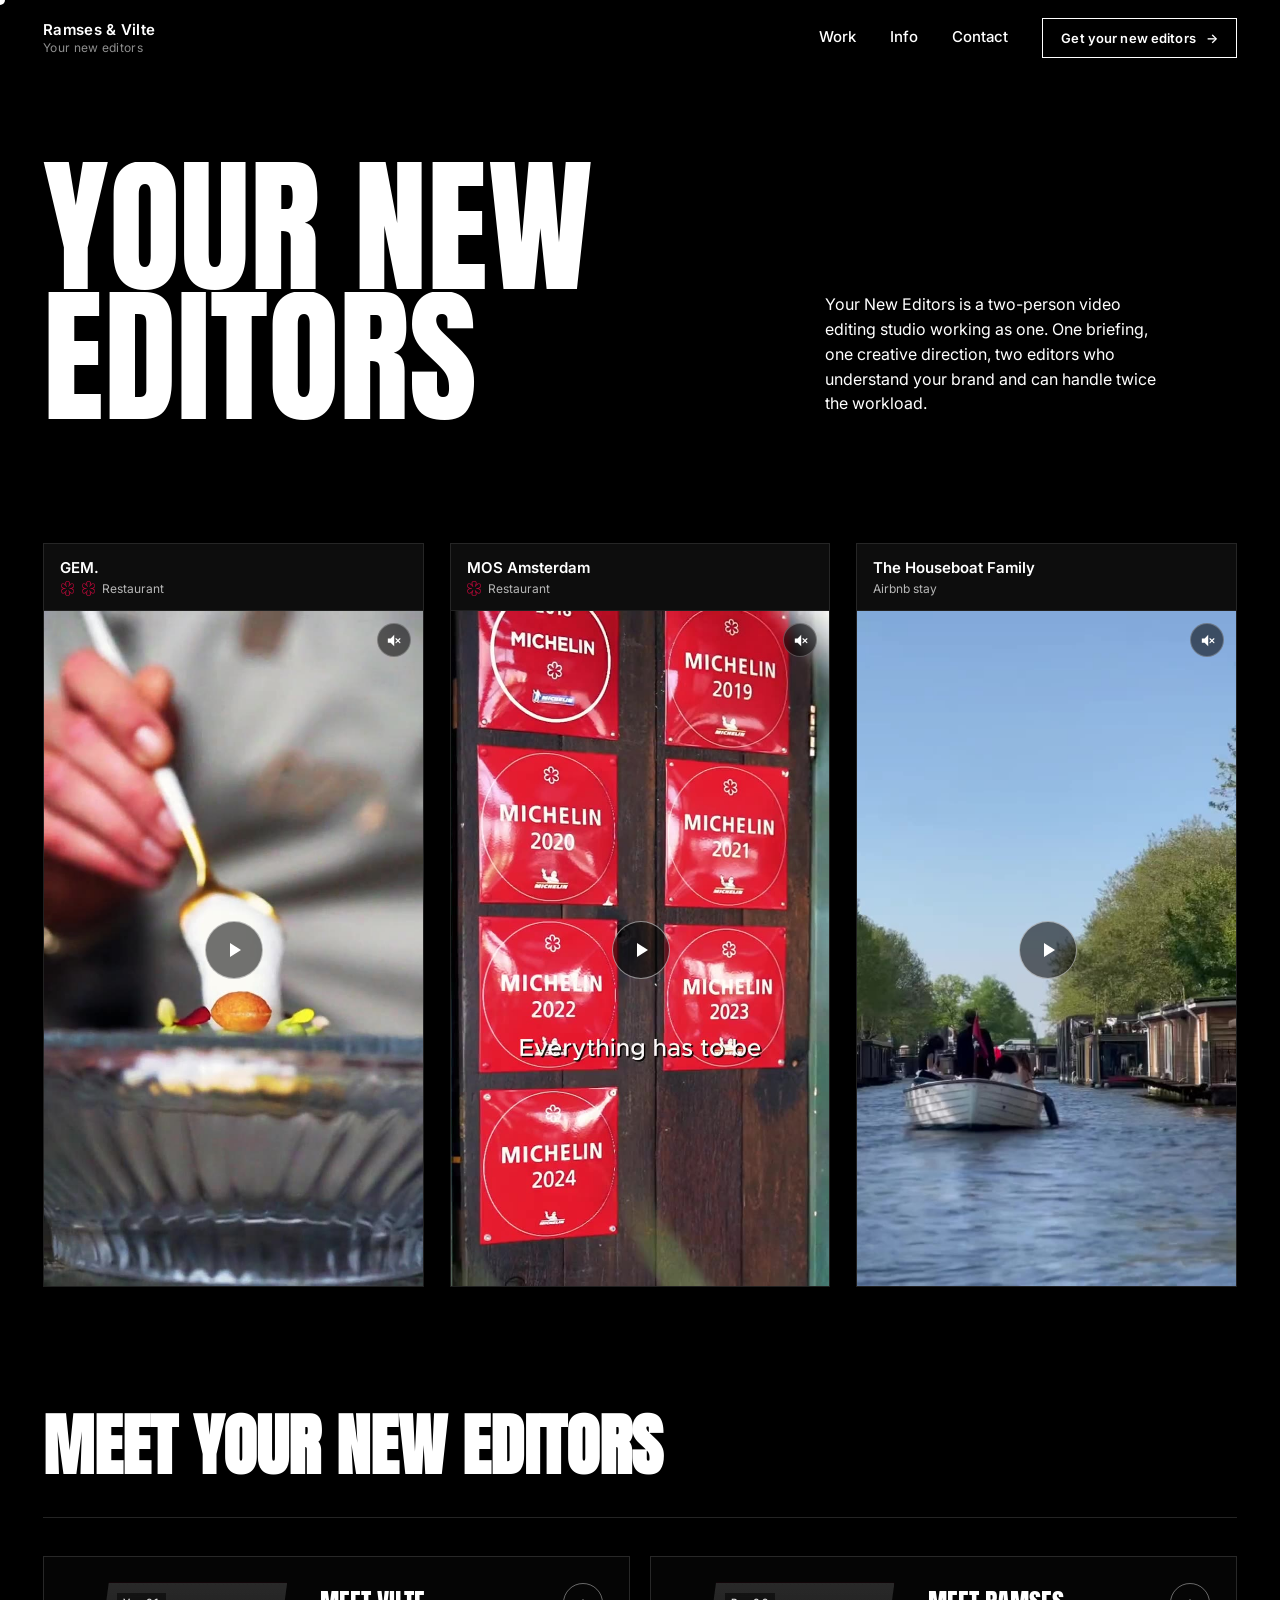
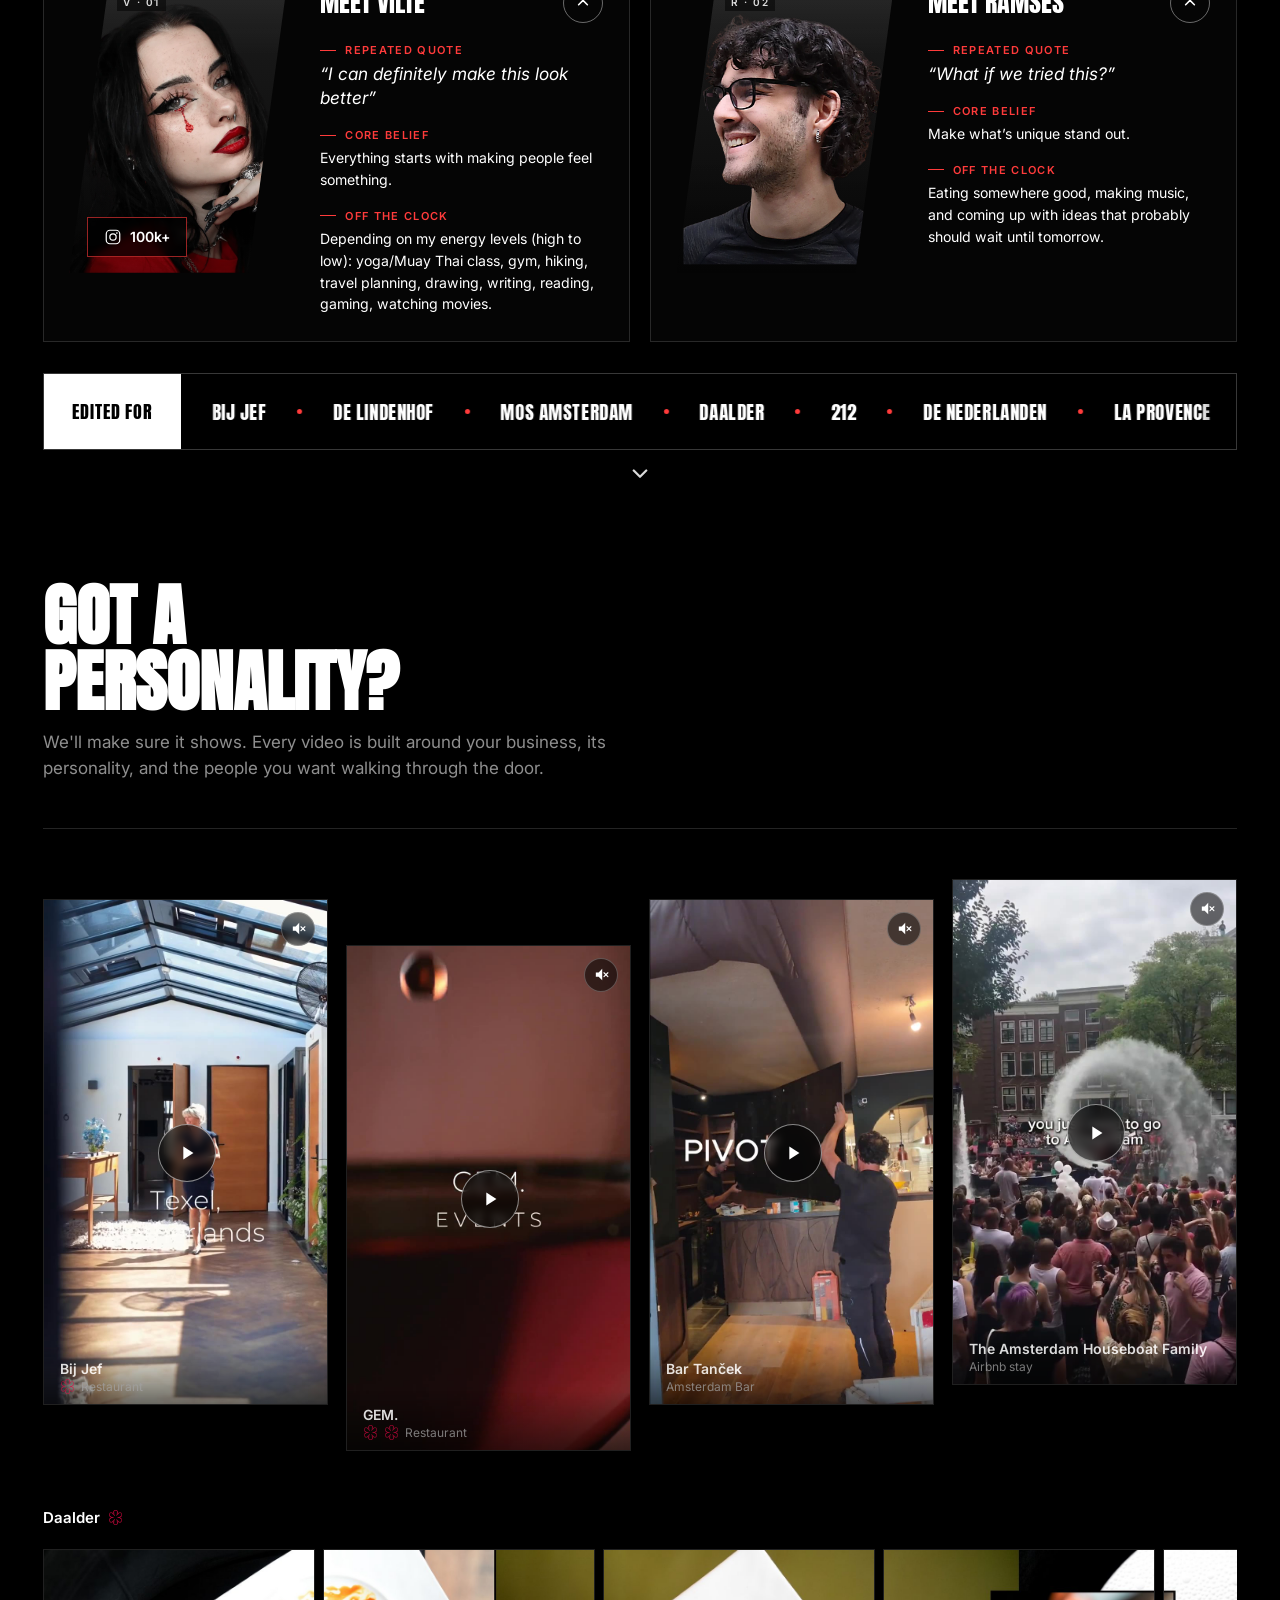
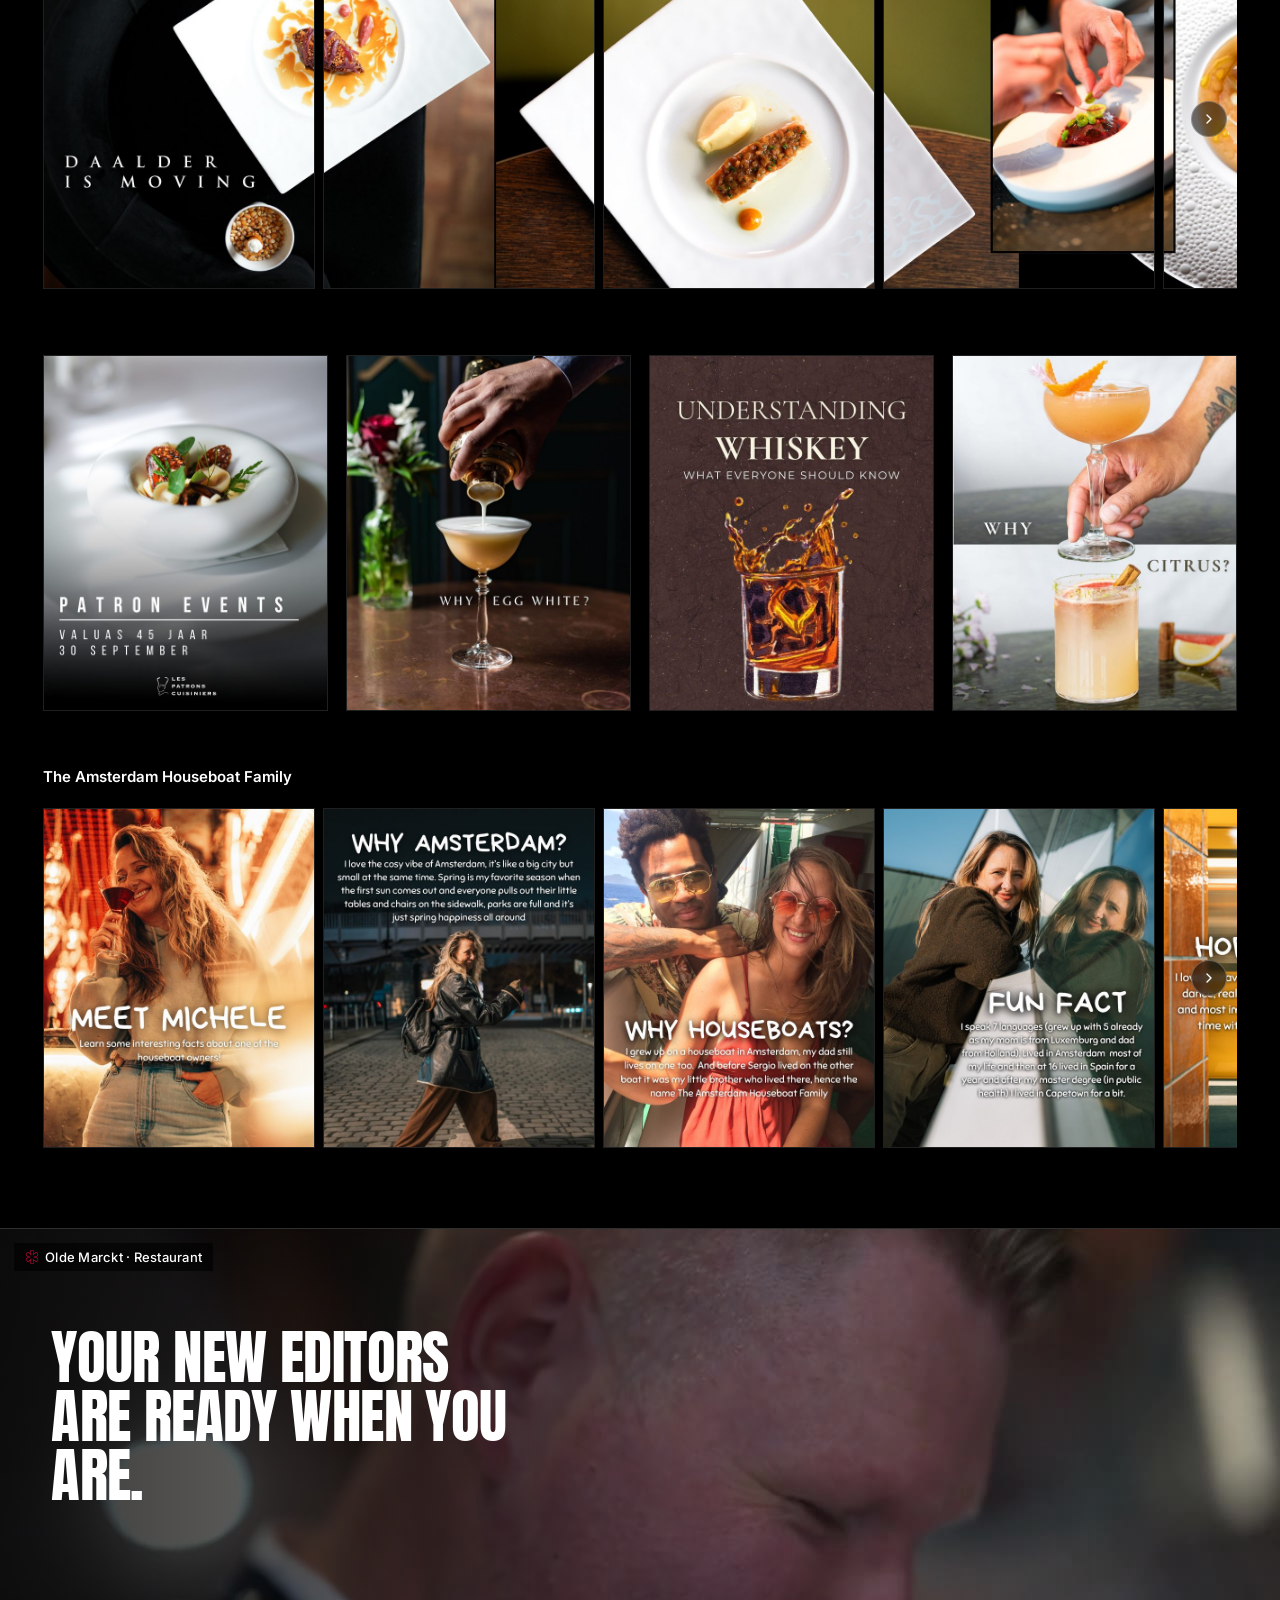
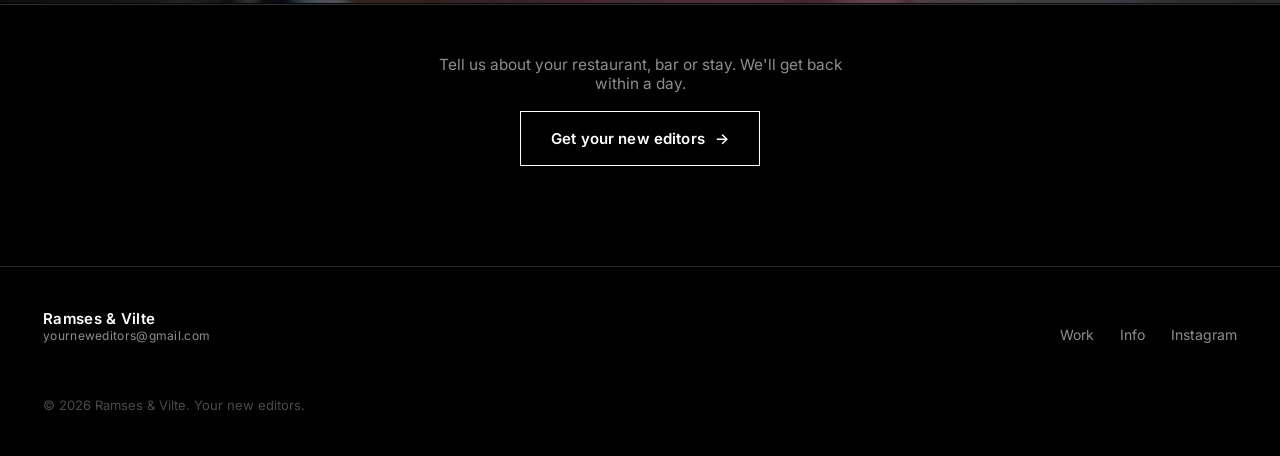
<file: index.html>
<!DOCTYPE html>
<html lang="en">
<head>
<meta charset="UTF-8">
<meta name="viewport" content="width=device-width, initial-scale=1.0">
<title>Ramses &amp; Vilte: Your New Editors</title>
<meta name="description" content="Ramses &amp; Vilte edit social media for Michelin-starred restaurants, bars and hospitality brands. Strategy, filming, editing and posting. One deal, two editors.">
<link rel="preconnect" href="https://media.yourneweditors.com">
<link rel="preload" as="video" type="video/mp4" href="https://media.yourneweditors.com/videos/gem-restaurant.mp4" fetchpriority="high">
<link rel="preload" as="video" type="video/mp4" href="https://media.yourneweditors.com/videos/mos-amsterdam.mp4" fetchpriority="high">
<link rel="preload" as="video" type="video/mp4" href="https://media.yourneweditors.com/videos/houseboat-family.mp4" fetchpriority="high">
<link rel="preconnect" href="https://fonts.googleapis.com">
<link rel="preconnect" href="https://fonts.gstatic.com" crossorigin>
<link href="https://fonts.googleapis.com/css2?family=Anton&family=Inter:wght@400;500;600&display=block" rel="stylesheet">
<link rel="stylesheet" href="style.css">
<link rel="icon" type="image/svg+xml" href="favicon.svg">
<link rel="icon" type="image/png" sizes="32x32" href="favicon-32.png">
<link rel="apple-touch-icon" href="apple-touch-icon.png">
</head>
<body>

<a href="#main" class="skip-link">Skip to content</a>
<div class="cursor-dot" id="cursorDot" aria-hidden="true"></div>

<!-- ============================= NAV ============================= -->
<header class="nav edge" id="siteNav">
  <a href="#main" class="brand" aria-label="Ramses and Vilte, home">
    <span class="brand-name"><strong>Ramses &amp; Vilte</strong><span>Your new editors</span></span>
  </a>

  <button class="nav-toggle" id="navToggle" aria-label="Toggle menu" aria-expanded="false">
    <span></span><span></span><span></span>
  </button>

  <nav class="nav-links" id="navLinks">
    <a href="#work" data-close>Work</a>
    <a href="#about" data-close>Info</a>
    <a href="#contact-footer" data-close>Contact</a>
    <button class="btn mailto-cta" data-close>Get your new editors <span class="btn-arrow">→</span></button>
  </nav>
</header>

<main id="main">

  <!-- ============================= HERO ============================= -->
  <section class="hero">
    <div class="hero-intro">
      <h1 class="hero-headline">
        <span class="line"><span>Your new</span></span>
        <span class="line"><span>editors</span></span>
      </h1>
      <p class="hero-sub">Your New Editors is a two-person video editing studio working as one. One briefing, one creative direction, two editors who understand your brand and can handle twice the workload.</p>
    </div>
  </section>

  <!-- ============================= OFFER ============================= -->
  <section class="edge" id="offer">
    <div class="offer-reels reveal reveal-early">
      <div class="offer-reel">
        <div class="offer-reel-head">
          <div class="name">GEM.</div>
          <div class="tag michelin-tag">
            <img class="michelin-icon" src="images/michelin-star.png" alt="Michelin star">
            <img class="michelin-icon" src="images/michelin-star.png" alt="Michelin star">
            <span>Restaurant</span>
          </div>
        </div>
        <div class="offer-reel-video">
          <video poster="images/gem-restaurant-poster.jpg" preload="none" muted loop playsinline fetchpriority="high" data-src="https://media.yourneweditors.com/videos/gem-restaurant.mp4" data-fallback="videos/gem-restaurant.mp4"></video>
          <button class="reel-mute-btn" type="button" aria-label="Unmute video" aria-pressed="false">
            <svg class="icon-off" viewBox="0 0 24 24" fill="none" aria-hidden="true"><path d="M4 9v6h4l5 5V4L8 9H4Z" fill="currentColor"/><line x1="15.5" y1="9.5" x2="21" y2="15" stroke="currentColor" stroke-width="1.6" stroke-linecap="round"/><line x1="21" y1="9.5" x2="15.5" y2="15" stroke="currentColor" stroke-width="1.6" stroke-linecap="round"/></svg>
            <svg class="icon-on" viewBox="0 0 24 24" fill="none" aria-hidden="true"><path d="M4 9v6h4l5 5V4L8 9H4Z" fill="currentColor"/><path d="M16 8.5c1 1 1 6 0 7M18.5 6c2 2 2 10 0 12" stroke="currentColor" stroke-width="1.6" stroke-linecap="round"/></svg>
          </button>
        </div>
      </div>
      <div class="offer-reel">
        <div class="offer-reel-head">
          <div class="name">MOS Amsterdam</div>
          <div class="tag michelin-tag">
            <img class="michelin-icon" src="images/michelin-star.png" alt="Michelin star">
            <span>Restaurant</span>
          </div>
        </div>
        <div class="offer-reel-video">
          <video poster="images/mos-amsterdam-poster.jpg" preload="none" muted loop playsinline fetchpriority="high" data-src="https://media.yourneweditors.com/videos/mos-amsterdam.mp4" data-fallback="videos/mos-amsterdam.mp4"></video>
          <button class="reel-mute-btn" type="button" aria-label="Unmute video" aria-pressed="false">
            <svg class="icon-off" viewBox="0 0 24 24" fill="none" aria-hidden="true"><path d="M4 9v6h4l5 5V4L8 9H4Z" fill="currentColor"/><line x1="15.5" y1="9.5" x2="21" y2="15" stroke="currentColor" stroke-width="1.6" stroke-linecap="round"/><line x1="21" y1="9.5" x2="15.5" y2="15" stroke="currentColor" stroke-width="1.6" stroke-linecap="round"/></svg>
            <svg class="icon-on" viewBox="0 0 24 24" fill="none" aria-hidden="true"><path d="M4 9v6h4l5 5V4L8 9H4Z" fill="currentColor"/><path d="M16 8.5c1 1 1 6 0 7M18.5 6c2 2 2 10 0 12" stroke="currentColor" stroke-width="1.6" stroke-linecap="round"/></svg>
          </button>
        </div>
      </div>
      <div class="offer-reel">
        <div class="offer-reel-head">
          <div class="name">The Houseboat Family</div>
          <div class="tag">Airbnb stay</div>
        </div>
        <div class="offer-reel-video">
          <video poster="images/houseboat-family-poster.jpg" preload="none" muted loop playsinline fetchpriority="high" data-src="https://media.yourneweditors.com/videos/houseboat-family.mp4" data-fallback="videos/houseboat-family.mp4"></video>
          <button class="reel-mute-btn" type="button" aria-label="Unmute video" aria-pressed="false">
            <svg class="icon-off" viewBox="0 0 24 24" fill="none" aria-hidden="true"><path d="M4 9v6h4l5 5V4L8 9H4Z" fill="currentColor"/><line x1="15.5" y1="9.5" x2="21" y2="15" stroke="currentColor" stroke-width="1.6" stroke-linecap="round"/><line x1="21" y1="9.5" x2="15.5" y2="15" stroke="currentColor" stroke-width="1.6" stroke-linecap="round"/></svg>
            <svg class="icon-on" viewBox="0 0 24 24" fill="none" aria-hidden="true"><path d="M4 9v6h4l5 5V4L8 9H4Z" fill="currentColor"/><path d="M16 8.5c1 1 1 6 0 7M18.5 6c2 2 2 10 0 12" stroke="currentColor" stroke-width="1.6" stroke-linecap="round"/></svg>
          </button>
        </div>
      </div>
    </div>

  </section>

  <!-- ============================= ABOUT ============================= -->
  <section class="edge" id="about">
    <div class="section-head reveal">
      <h2 class="section-title">Meet your new editors</h2>
    </div>

    <div class="team-grid reveal">
      <div class="team-member">
        <div class="hero-photo">
          <div class="hero-photo-frame">
            <div class="hero-photo-code">V · 01</div>
            <img src="images/vilte.webp" alt="Vilte">
            <a class="hero-photo-social" href="https://www.instagram.com/vilte_kuz/" target="_blank" rel="noopener">
              <svg viewBox="0 0 24 24" fill="none" aria-hidden="true"><rect x="3" y="3" width="18" height="18" rx="5" stroke="currentColor" stroke-width="1.6"/><circle cx="12" cy="12" r="4.2" stroke="currentColor" stroke-width="1.6"/><circle cx="17.2" cy="6.8" r="1.1" fill="currentColor"/></svg>
              <span>100k+</span>
            </a>
          </div>
        </div>
        <div class="team-bio-wrap is-open">
          <button type="button" class="team-bio-toggle" aria-expanded="true">
            Meet Vilte
            <svg class="team-bio-toggle-arrow" viewBox="0 0 16 16" fill="none" aria-hidden="true"><path d="M3 6l5 5 5-5" stroke="currentColor" stroke-width="1.8" stroke-linecap="round" stroke-linejoin="round"/></svg>
          </button>
          <div class="team-bio">
            <dl class="bio-facts">
              <div class="bio-fact bio-fact--title"><dt>Repeated quote</dt><dd><em>“I can definitely make this look better”</em></dd></div>
              <div class="bio-fact"><dt>Core belief</dt><dd>Everything starts with making people feel something.</dd></div>
              <div class="bio-fact"><dt>Off the clock</dt><dd>Depending on my energy levels (high to low): yoga/Muay Thai class, gym, hiking, travel planning, drawing, writing, reading, gaming, watching movies.</dd></div>
            </dl>
          </div>
        </div>
      </div>

      <div class="team-member">
        <div class="hero-photo">
          <div class="hero-photo-frame ramses-frame">
            <div class="hero-photo-code">R · 02</div>
            <img src="images/ramses.webp" alt="Ramses">
          </div>
        </div>
        <div class="team-bio-wrap is-open">
          <button type="button" class="team-bio-toggle" aria-expanded="true">
            Meet Ramses
            <svg class="team-bio-toggle-arrow" viewBox="0 0 16 16" fill="none" aria-hidden="true"><path d="M3 6l5 5 5-5" stroke="currentColor" stroke-width="1.8" stroke-linecap="round" stroke-linejoin="round"/></svg>
          </button>
          <div class="team-bio">
            <dl class="bio-facts">
              <div class="bio-fact bio-fact--title"><dt>Repeated quote</dt><dd><em>“What if we tried this?”</em></dd></div>
              <div class="bio-fact"><dt>Core belief</dt><dd>Make what’s unique stand out.</dd></div>
              <div class="bio-fact"><dt>Off the clock</dt><dd>Eating somewhere good, making music, and coming up with ideas that probably should wait until tomorrow.</dd></div>
            </dl>
          </div>
        </div>
      </div>
    </div>

    <div class="about-closing reveal">
      <div class="clients-band" id="clientsBand">
        <span class="clients-band-label">Edited for</span>
        <div class="marquee">
          <div class="marquee-track" id="clientsMarqueeTrack">
            <span>Bij Jef</span><span>De Lindenhof</span><span>MOS Amsterdam</span><span>Daalder</span><span>212</span><span>De Nederlanden</span><span>La Provence</span><span>De Swarte Ruijter</span><span>'t Lansink</span><span>Calla's</span><span>'t Ganzenest</span><span>Parkheuvel</span><span>Perceel</span><span>Zenith</span><span>De Kromme Watergang</span><span>Restaurant GEM.</span><span>Valuas</span><span>Savelberg Thailand</span><span>Lutum</span><span>Kasteel Heemstede</span><span>Olde Marckt</span><span>The Cocktail Agency</span>
          </div>
        </div>
      </div>
      <button type="button" class="clients-arrow" aria-expanded="false" aria-controls="clientsMarqueeTrack" aria-label="Show every brand we've edited for">
        <svg viewBox="0 0 16 16" fill="none" aria-hidden="true"><path d="M3 6l5 5 5-5" stroke="currentColor" stroke-width="1.8" stroke-linecap="round" stroke-linejoin="round"/></svg>
      </button>
    </div>
  </section>

  <!-- ============================= VIDEO SHOWCASE ============================= -->
  <section class="edge" id="work">
    <div class="section-head section-head--divided reveal">
      <h2 class="section-title">Got a personality?</h2>
      <p class="section-note">We'll make sure it shows. Every video is built around your business, its personality, and the people you want walking through the door.</p>
    </div>

    <div class="video-grid reveal reveal-early">
      <div class="tile tile-reel">
        <video poster="images/bij-jef-poster.jpg" preload="none" muted loop playsinline data-src="https://media.yourneweditors.com/videos/bij-jef.mp4" data-fallback="videos/bij-jef.mp4"></video>
        <button class="reel-mute-btn" type="button" aria-label="Unmute video" aria-pressed="false">
          <svg class="icon-off" viewBox="0 0 24 24" fill="none" aria-hidden="true"><path d="M4 9v6h4l5 5V4L8 9H4Z" fill="currentColor"/><line x1="15.5" y1="9.5" x2="21" y2="15" stroke="currentColor" stroke-width="1.6" stroke-linecap="round"/><line x1="21" y1="9.5" x2="15.5" y2="15" stroke="currentColor" stroke-width="1.6" stroke-linecap="round"/></svg>
          <svg class="icon-on" viewBox="0 0 24 24" fill="none" aria-hidden="true"><path d="M4 9v6h4l5 5V4L8 9H4Z" fill="currentColor"/><path d="M16 8.5c1 1 1 6 0 7M18.5 6c2 2 2 10 0 12" stroke="currentColor" stroke-width="1.6" stroke-linecap="round"/></svg>
        </button>
        <div class="tile-cap"><div class="name">Bij Jef</div><div class="tag michelin-tag"><img class="michelin-icon" src="images/michelin-star.png" alt="Michelin star"><span>Restaurant</span></div></div>
      </div>
      <div class="tile tile-reel">
        <video poster="images/gem-restaurant-2-poster.jpg" preload="none" muted loop playsinline data-src="https://media.yourneweditors.com/videos/gem-restaurant-2.mp4" data-fallback="videos/gem-restaurant-2.mp4"></video>
        <button class="reel-mute-btn" type="button" aria-label="Unmute video" aria-pressed="false">
          <svg class="icon-off" viewBox="0 0 24 24" fill="none" aria-hidden="true"><path d="M4 9v6h4l5 5V4L8 9H4Z" fill="currentColor"/><line x1="15.5" y1="9.5" x2="21" y2="15" stroke="currentColor" stroke-width="1.6" stroke-linecap="round"/><line x1="21" y1="9.5" x2="15.5" y2="15" stroke="currentColor" stroke-width="1.6" stroke-linecap="round"/></svg>
          <svg class="icon-on" viewBox="0 0 24 24" fill="none" aria-hidden="true"><path d="M4 9v6h4l5 5V4L8 9H4Z" fill="currentColor"/><path d="M16 8.5c1 1 1 6 0 7M18.5 6c2 2 2 10 0 12" stroke="currentColor" stroke-width="1.6" stroke-linecap="round"/></svg>
        </button>
        <div class="tile-cap"><div class="name">GEM.</div><div class="tag michelin-tag"><img class="michelin-icon" src="images/michelin-star.png" alt="Michelin star"><img class="michelin-icon" src="images/michelin-star.png" alt="Michelin star"><span>Restaurant</span></div></div>
      </div>
      <div class="tile tile-reel">
        <video poster="images/bar-tancek-poster.jpg" preload="none" muted loop playsinline data-src="https://media.yourneweditors.com/videos/bar-tancek.mp4" data-fallback="videos/bar-tancek.mp4"></video>
        <button class="reel-mute-btn" type="button" aria-label="Unmute video" aria-pressed="false">
          <svg class="icon-off" viewBox="0 0 24 24" fill="none" aria-hidden="true"><path d="M4 9v6h4l5 5V4L8 9H4Z" fill="currentColor"/><line x1="15.5" y1="9.5" x2="21" y2="15" stroke="currentColor" stroke-width="1.6" stroke-linecap="round"/><line x1="21" y1="9.5" x2="15.5" y2="15" stroke="currentColor" stroke-width="1.6" stroke-linecap="round"/></svg>
          <svg class="icon-on" viewBox="0 0 24 24" fill="none" aria-hidden="true"><path d="M4 9v6h4l5 5V4L8 9H4Z" fill="currentColor"/><path d="M16 8.5c1 1 1 6 0 7M18.5 6c2 2 2 10 0 12" stroke="currentColor" stroke-width="1.6" stroke-linecap="round"/></svg>
        </button>
        <div class="tile-cap"><div class="name">Bar Tanček</div><div class="tag">Amsterdam Bar</div></div>
      </div>
      <div class="tile tile-reel">
        <video poster="images/houseboat-family-2-poster.jpg" preload="none" muted loop playsinline data-src="https://media.yourneweditors.com/videos/houseboat-family-2.mp4" data-fallback="videos/houseboat-family-2.mp4"></video>
        <button class="reel-mute-btn" type="button" aria-label="Unmute video" aria-pressed="false">
          <svg class="icon-off" viewBox="0 0 24 24" fill="none" aria-hidden="true"><path d="M4 9v6h4l5 5V4L8 9H4Z" fill="currentColor"/><line x1="15.5" y1="9.5" x2="21" y2="15" stroke="currentColor" stroke-width="1.6" stroke-linecap="round"/><line x1="21" y1="9.5" x2="15.5" y2="15" stroke="currentColor" stroke-width="1.6" stroke-linecap="round"/></svg>
          <svg class="icon-on" viewBox="0 0 24 24" fill="none" aria-hidden="true"><path d="M4 9v6h4l5 5V4L8 9H4Z" fill="currentColor"/><path d="M16 8.5c1 1 1 6 0 7M18.5 6c2 2 2 10 0 12" stroke="currentColor" stroke-width="1.6" stroke-linecap="round"/></svg>
        </button>
        <div class="tile-cap"><div class="name">The Amsterdam Houseboat Family</div><div class="tag">Airbnb stay</div></div>
      </div>
    </div>
  </section>

  <!-- ============================= PHOTO SHOWCASE ============================= -->
  <section class="edge">
    <div class="carousel-strip-block reveal">
      <div class="carousel-strip-head">
        <div class="carousel-strip-title"><span>Daalder</span><img class="michelin-icon" src="images/michelin-star.png" alt="Michelin star"></div>
      </div>
      <div class="carousel-strip-wrap">
        <div class="carousel-strip">
          <div class="carousel-frame"><img loading="lazy" decoding="async" src="images/daalder-slide-01.jpg" alt="Daalder is moving slide"></div>
          <div class="carousel-frame"><img loading="lazy" decoding="async" src="images/daalder-slide-02.jpg" alt="Dish detail slide"></div>
          <div class="carousel-frame"><img loading="lazy" decoding="async" src="images/daalder-slide-03.jpg" alt="Dish overhead slide"></div>
          <div class="carousel-frame"><img loading="lazy" decoding="async" src="images/daalder-slide-04.jpg" alt="Plating slide"></div>
          <div class="carousel-frame"><img loading="lazy" decoding="async" src="images/daalder-slide-05.jpg" alt="Dish closeup slide"></div>
          <div class="carousel-frame"><img loading="lazy" decoding="async" src="images/daalder-slide-06.jpg" alt="Les Patrons Cuisiniers credit slide"></div>
        </div>
        <button type="button" class="carousel-scroll-hint" aria-label="Scroll to see more">
          <svg viewBox="0 0 24 24" width="16" height="16" fill="none"><path d="M9 6l6 6-6 6" stroke="white" stroke-width="2" stroke-linecap="round" stroke-linejoin="round"/></svg>
        </button>
      </div>
    </div>

    <div class="photo-grid reveal">
      <div class="tile tile-photo">
        <img loading="lazy" decoding="async" src="images/patron-events-poster.jpg" alt="Patron Events poster">
      </div>
      <div class="tile tile-photo">
        <img loading="lazy" decoding="async" src="images/egg-white-cocktail-post.jpg" alt="Why egg white cocktail post">
      </div>
      <div class="tile tile-photo">
        <img loading="lazy" decoding="async" src="images/understanding-whiskey-post.jpg" alt="Understanding whiskey post">
      </div>
      <div class="tile tile-photo">
        <img loading="lazy" decoding="async" src="images/citrus-cocktail-post.jpg" alt="Why citrus cocktail post">
      </div>
    </div>

    <div class="carousel-strip-block reveal">
      <div class="carousel-strip-head">
        <div class="carousel-strip-title">The Amsterdam Houseboat Family</div>
      </div>
      <div class="carousel-strip-wrap">
        <div class="carousel-strip">
          <div class="carousel-frame"><img loading="lazy" decoding="async" src="images/houseboat-slide-01.jpg" alt="Meet Michele slide"></div>
          <div class="carousel-frame"><img loading="lazy" decoding="async" src="images/houseboat-slide-02.jpg" alt="Why Amsterdam slide"></div>
          <div class="carousel-frame"><img loading="lazy" decoding="async" src="images/houseboat-slide-03.jpg" alt="Why houseboats slide"></div>
          <div class="carousel-frame"><img loading="lazy" decoding="async" src="images/houseboat-slide-04.jpg" alt="Fun fact slide"></div>
          <div class="carousel-frame"><img loading="lazy" decoding="async" src="images/houseboat-slide-05.jpg" alt="Hobbies slide"></div>
        </div>
        <button type="button" class="carousel-scroll-hint" aria-label="Scroll to see more">
          <svg viewBox="0 0 24 24" width="16" height="16" fill="none"><path d="M9 6l6 6-6 6" stroke="white" stroke-width="2" stroke-linecap="round" stroke-linejoin="round"/></svg>
        </button>
      </div>
    </div>
  </section>


  <!-- ============================= CLOSING VIDEO ============================= -->
  <div class="close-video reveal reveal-early">
    <video poster="images/olde-marckt-poster.jpg" preload="none" muted loop playsinline data-src="https://media.yourneweditors.com/videos/olde-marckt.mp4" data-fallback="videos/olde-marckt.mp4"></video>
    <div class="close-video-label michelin-tag">
      <img class="michelin-icon" src="images/michelin-star.png" alt="Michelin star">
      <span>Olde Marckt · Restaurant</span>
    </div>
    <div class="close-video-overlay">
      <h2>Your new editors are ready when you are.</h2>
    </div>
  </div>

  <!-- ============================= CTA BAND ============================= -->
  <section class="edge cta-band">
    <div class="cta-band-inner">
      <p class="reveal">Tell us about your restaurant, bar or stay. We'll get back within a day.</p>
      <button class="btn mailto-cta reveal">Get your new editors <span class="btn-arrow">→</span></button>
    </div>
  </section>

</main>

<!-- ============================= FOOTER ============================= -->
<footer class="edge" id="contact-footer">
  <div class="footer-left">
    <div class="brand-name"><strong>Ramses &amp; Vilte</strong><span>yourneweditors@gmail.com</span></div>
  </div>
  <div class="footer-links">
    <a href="#work">Work</a>
    <a href="#about">Info</a>
    <a href="https://instagram.com" target="_blank" rel="noopener">Instagram</a>
  </div>
  <div class="footer-meta">© 2026 Ramses &amp; Vilte. Your new editors.</div>
</footer>

<!-- ============================= MODAL ============================= -->
<div class="modal-overlay" id="modalOverlay">
  <div class="modal" role="dialog" aria-modal="true" aria-labelledby="modalTitle">
    <div class="form-body" id="formBody">
      <div class="modal-head">
        <h3 id="modalTitle">Get your new editors</h3>
        <button class="modal-close" id="modalClose" aria-label="Close form">&times;</button>
      </div>
      <p class="lead">Tell us about your venue. We'll reply within a day with next steps.</p>

      <form id="leadForm">
        <div class="field">
          <label for="f-name">Your name</label>
          <input id="f-name" name="name" type="text" required autocomplete="name">
        </div>
        <div class="field">
          <label for="f-venue">Restaurant / bar / venue name</label>
          <input id="f-venue" name="venue" type="text" required>
        </div>
        <div class="field">
          <label for="f-ig">Instagram handle</label>
          <input id="f-ig" name="instagram" type="text" placeholder="@yourvenue">
        </div>
        <div class="field">
          <label for="f-email">Email</label>
          <input id="f-email" name="email" type="email" required autocomplete="email">
        </div>
        <div class="field">
          <label for="f-message">What are you looking for?</label>
          <textarea id="f-message" name="message" placeholder="e.g. full social management, a launch reel, a monthly retainer..."></textarea>
        </div>
        <button type="submit" class="btn">Send it over <span class="btn-arrow">→</span></button>
      </form>
    </div>

    <div class="success-state" id="successState">
      <div class="tile-play" style="border-color:white; margin-bottom:20px;"></div>
      <h4>Almost there.</h4>
      <p>Your email app should have opened with your message ready to go to Vilte. Hit send there, and expect a reply within a day.</p>
    </div>
  </div>
</div>

<script src="script.js"></script>

</body>
</html>
</file>
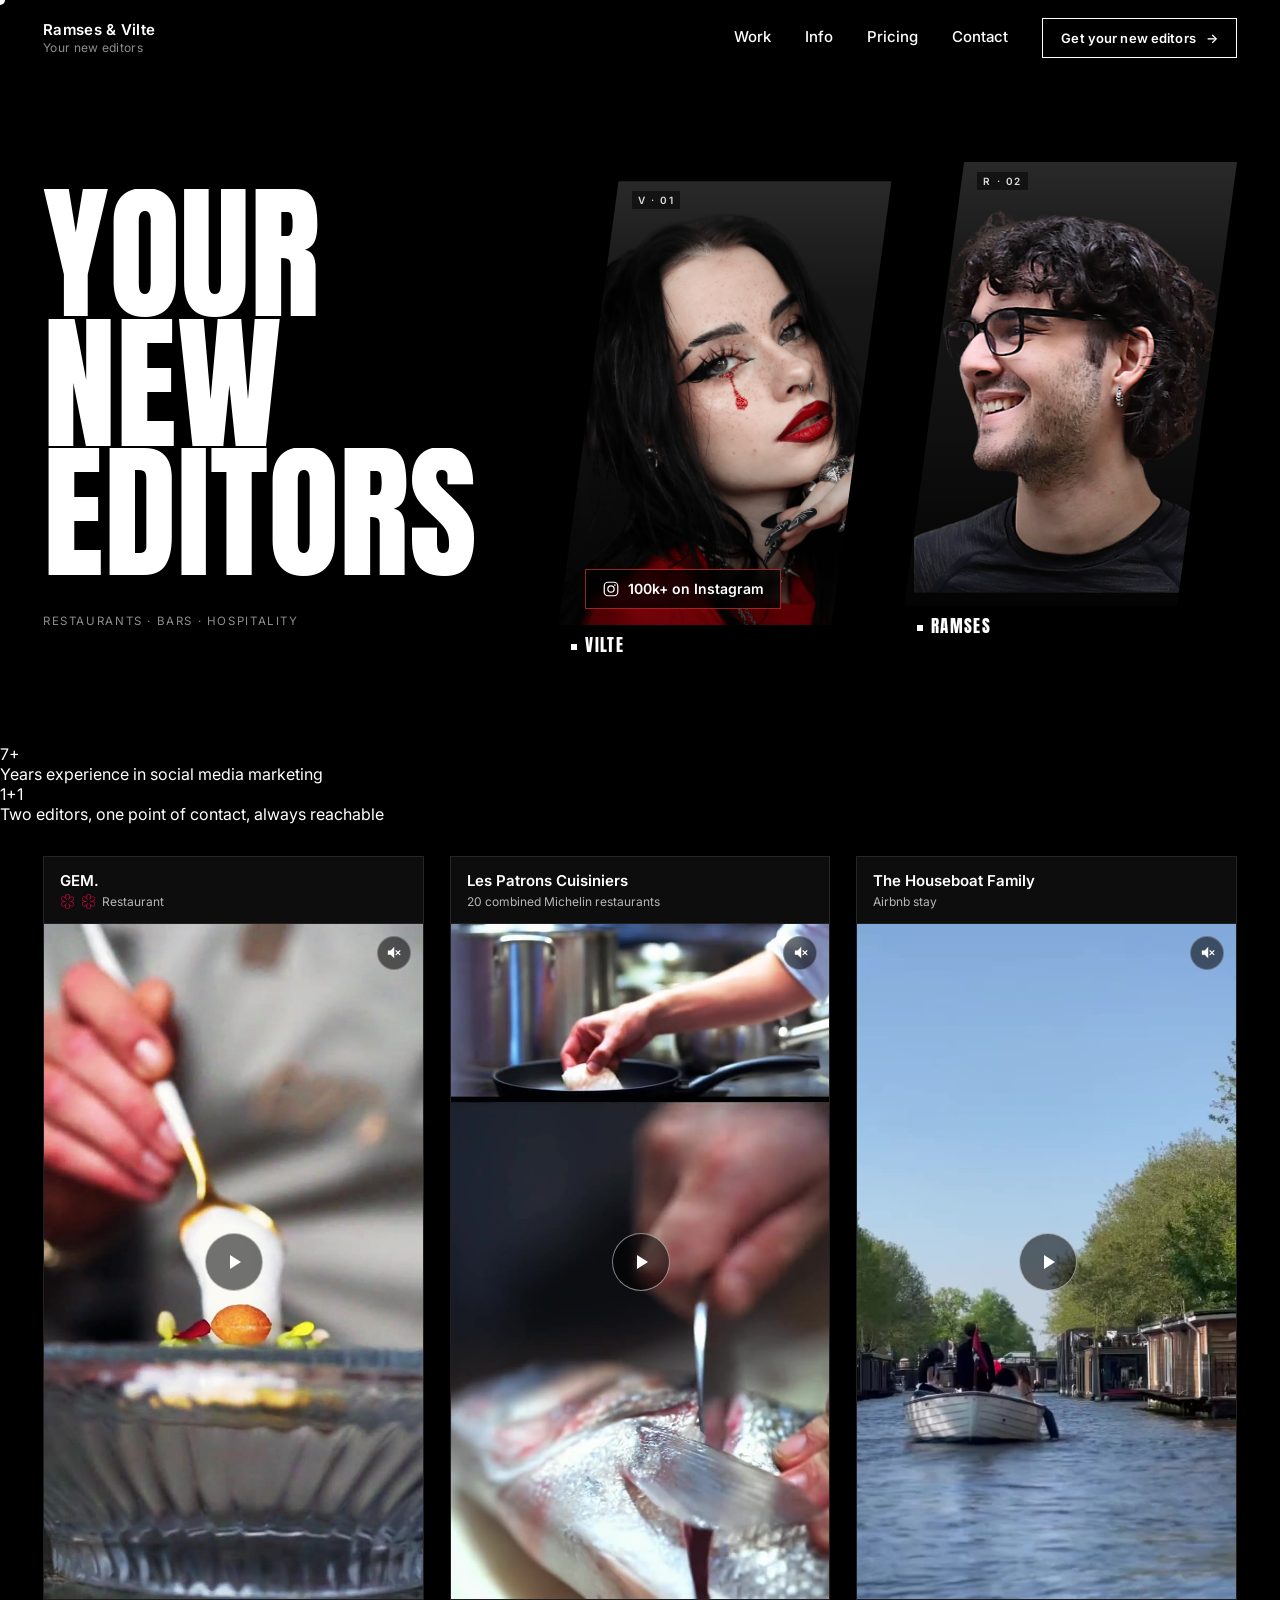
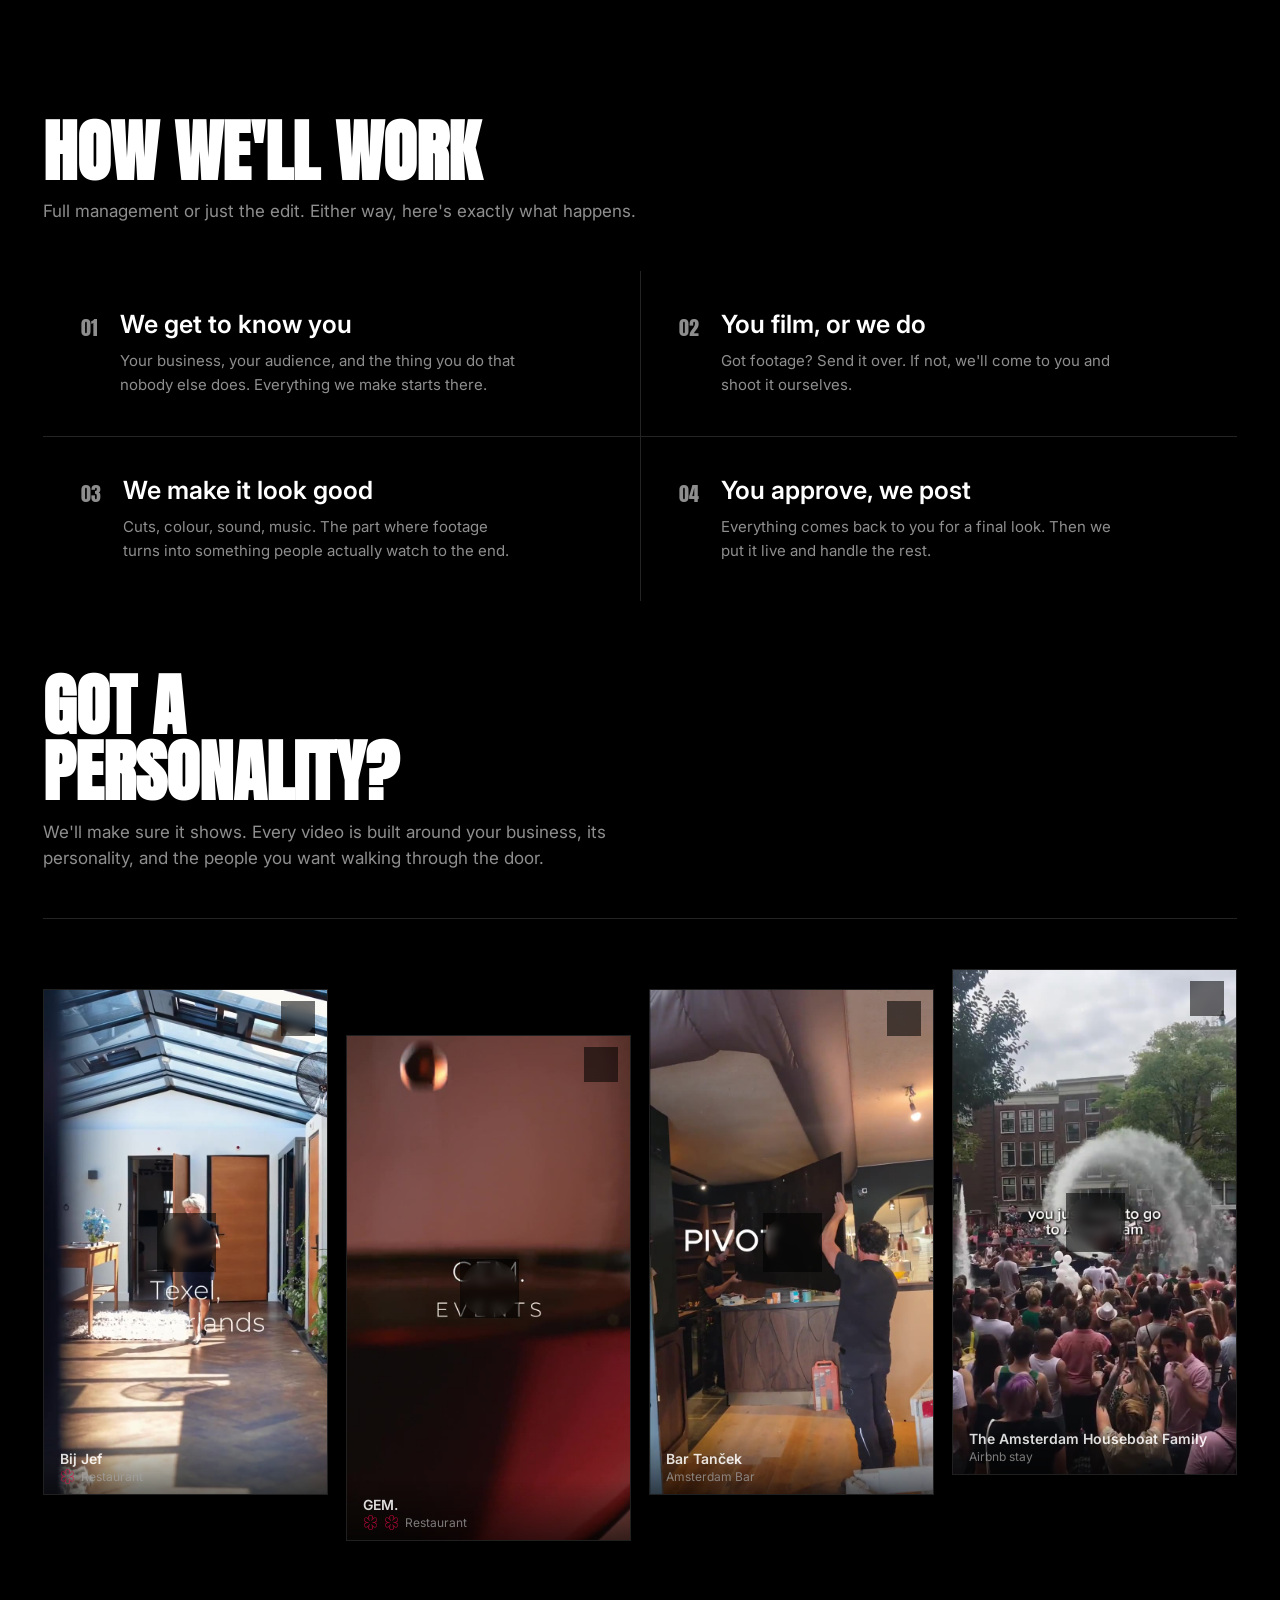
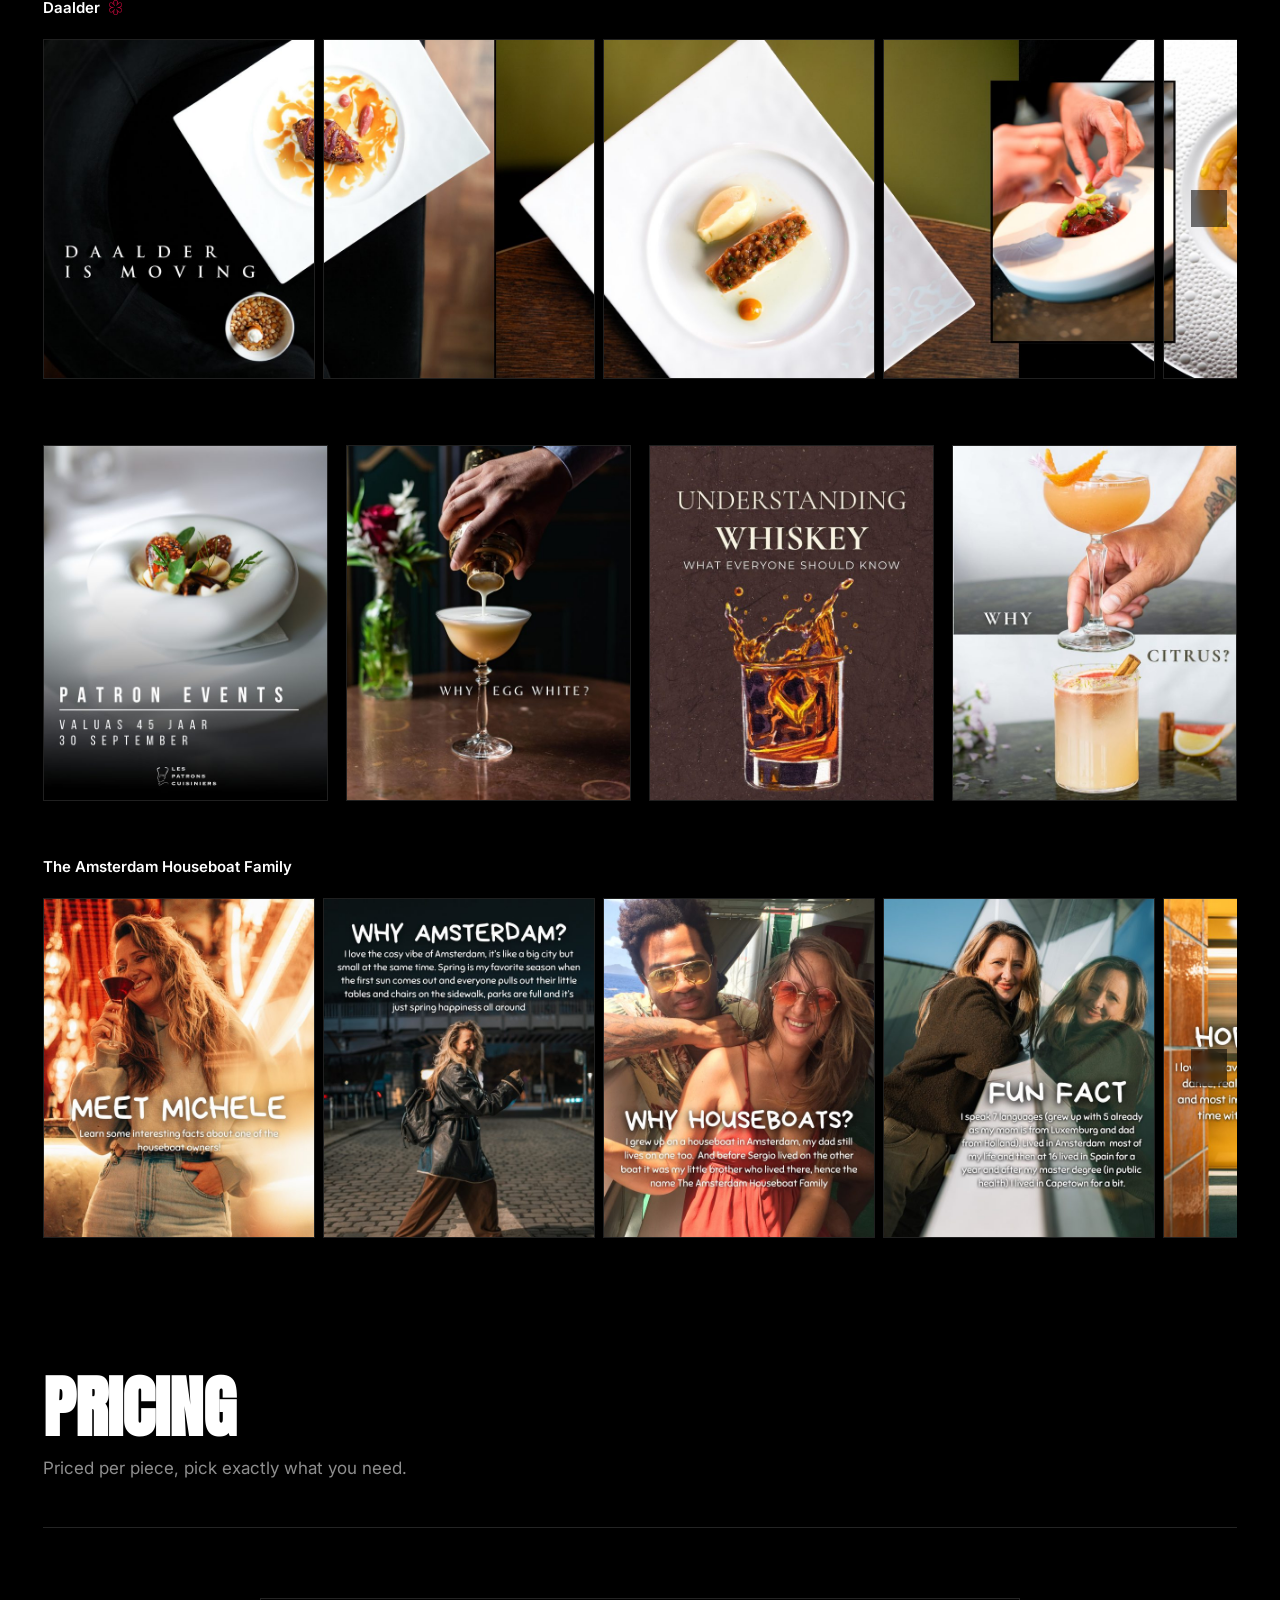
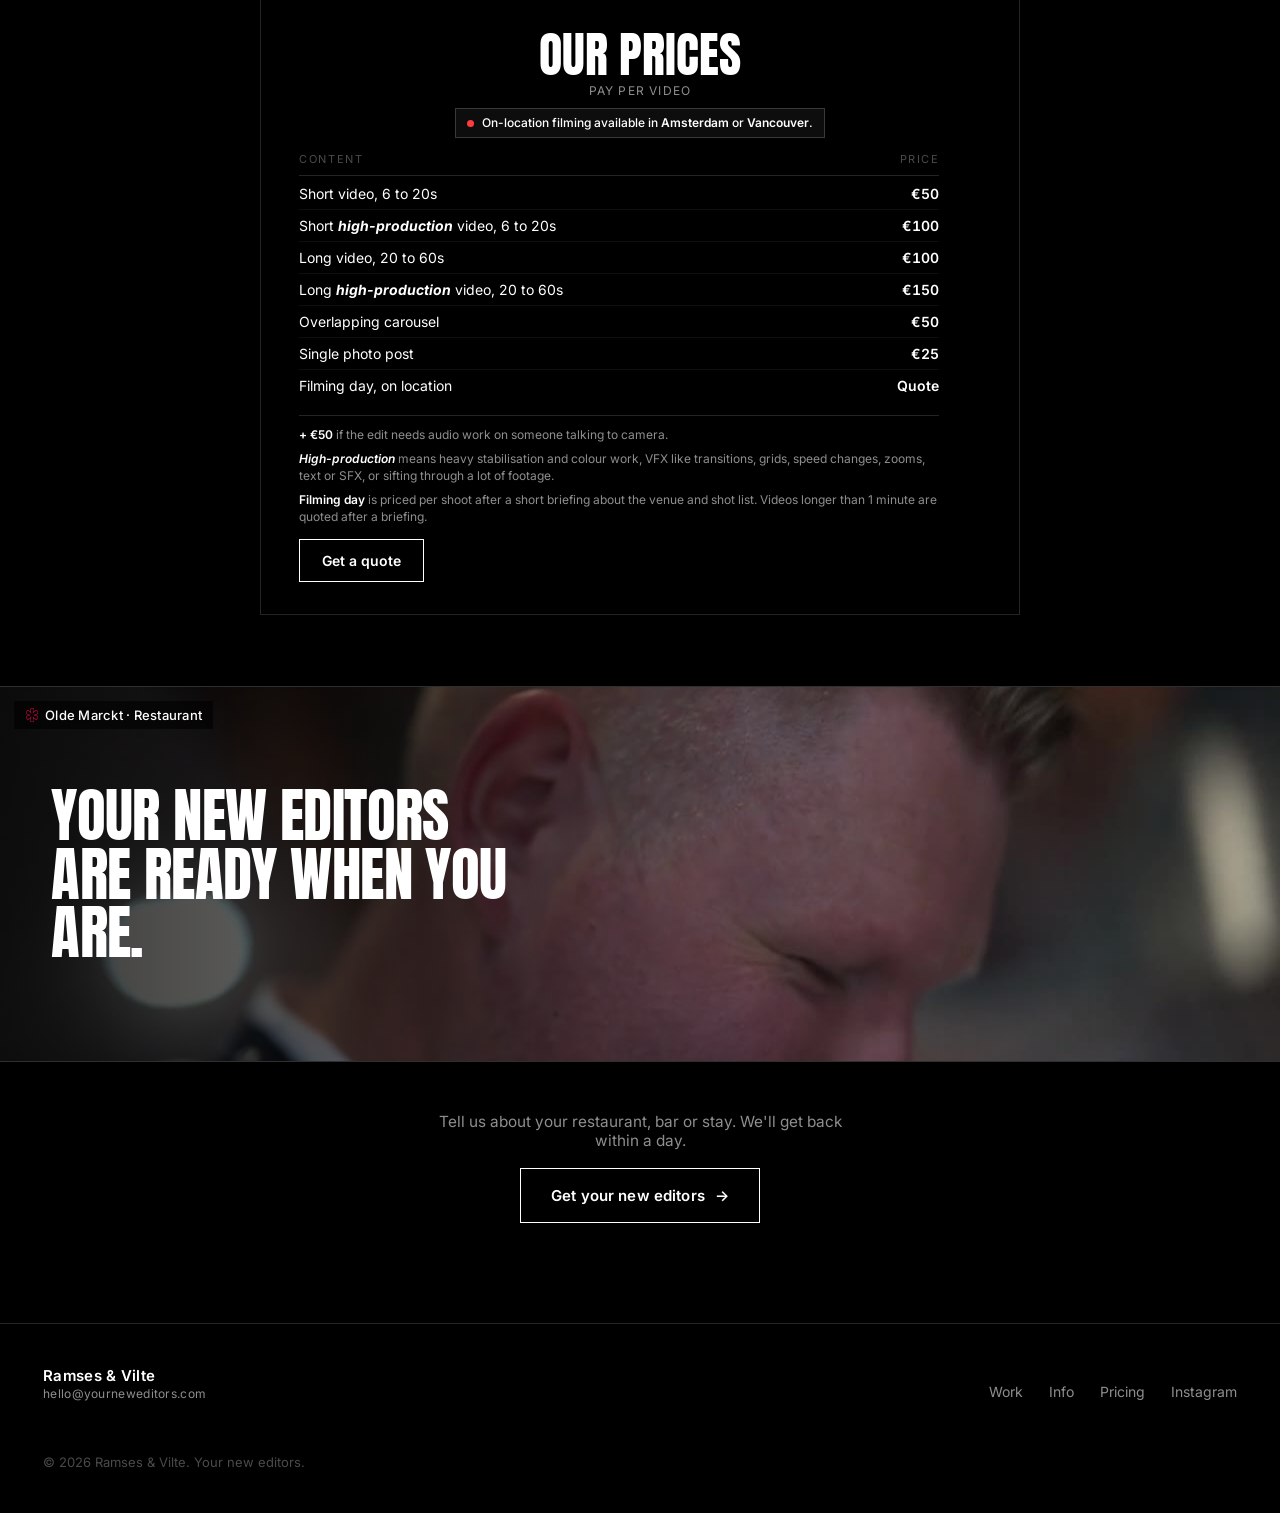
<file: index (17).html>
<!DOCTYPE html>
<html lang="en">
<head>
<meta charset="UTF-8">
<meta name="viewport" content="width=device-width, initial-scale=1.0">
<title>Ramses &amp; Vilte: Your New Editors</title>
<meta name="description" content="Ramses &amp; Vilte edit social media for Michelin-starred restaurants, bars and hospitality brands. Strategy, filming, editing and posting. One deal, two editors.">
<link rel="preconnect" href="https://fonts.googleapis.com">
<link rel="preconnect" href="https://fonts.gstatic.com" crossorigin>
<link href="https://fonts.googleapis.com/css2?family=Anton&family=Inter:wght@400;500;600&display=swap" rel="stylesheet">
<link rel="stylesheet" href="style.css">
</head>
<body>

<a href="#main" class="skip-link">Skip to content</a>
<div class="cursor-dot" id="cursorDot" aria-hidden="true"></div>

<!-- ============================= NAV ============================= -->
<header class="nav edge" id="siteNav">
  <a href="#main" class="brand" aria-label="Ramses and Vilte, home">
    <span class="brand-name"><strong>Ramses &amp; Vilte</strong><span>Your new editors</span></span>
  </a>

  <button class="nav-toggle" id="navToggle" aria-label="Toggle menu" aria-expanded="false">
    <span></span><span></span><span></span>
  </button>

  <nav class="nav-links" id="navLinks">
    <a href="#work" data-close>Work</a>
    <a href="#info" data-close>Info</a>
    <a href="#pricing" data-close>Pricing</a>
    <a href="#contact-footer" data-close>Contact</a>
    <button class="btn mailto-cta" data-close>Get your new editors <span class="btn-arrow">→</span></button>
  </nav>
</header>

<main id="main">

  <!-- ============================= HERO ============================= -->
  <section class="hero">
    <div class="hero-main">
      <div class="hero-left">
        <h1 class="hero-headline">
          <span class="line"><span>Your new</span></span>
          <span class="line"><span>editors</span></span>
        </h1>
        <div class="hero-lead-cta">
          <div class="hero-byline-text">
            <div class="hero-byline-sub">Restaurants · Bars · Hospitality</div>
          </div>
        </div>
      </div>

      <div class="hero-photos">
        <div class="hero-photo">
          <div class="hero-photo-frame">
            <div class="hero-photo-code">V · 01</div>
            <img src="images/images/vilte.png" alt="Vilte">
            <a class="hero-photo-social" href="https://www.instagram.com/vilte_kuz/" target="_blank" rel="noopener">
              <svg viewBox="0 0 24 24" fill="none" aria-hidden="true"><rect x="3" y="3" width="18" height="18" rx="5" stroke="currentColor" stroke-width="1.6"/><circle cx="12" cy="12" r="4.2" stroke="currentColor" stroke-width="1.6"/><circle cx="17.2" cy="6.8" r="1.1" fill="currentColor"/></svg>
              <span>100k+ on Instagram</span>
            </a>
          </div>
          <div class="hero-photo-caption">
            <span class="dot"></span>
            <span class="hero-photo-name">Vilte</span>
          </div>
        </div>
        <div class="hero-photo">
          <div class="hero-photo-frame ramses-frame">
            <div class="hero-photo-code">R · 02</div>
            <img src="images/images/ramses.png" alt="Ramses">
          </div>
          <div class="hero-photo-caption">
            <span class="dot"></span>
            <span class="hero-photo-name">Ramses</span>
          </div>
        </div>
      </div>
    </div>

  </section>

  <div class="hero-meta edge">
    <div class="stats">
      <div class="stat reveal">
        <div class="stat-num"><span class="count-up" data-target="7">0</span>+</div>
        <div class="stat-label">Years experience in social media marketing</div>
      </div>
      <div class="stat reveal">
        <div class="stat-num">1+1</div>
        <div class="stat-label">Two editors, one point of contact, always reachable</div>
      </div>
    </div>
  </div>

  <!-- ============================= OFFER ============================= -->
  <section class="edge" id="offer">
    <div class="offer-reels reveal">
      <div class="offer-reel">
        <div class="offer-reel-head">
          <div class="name">GEM.</div>
          <div class="tag michelin-tag">
            <img class="michelin-icon" src="images/images/michelin-star.png" alt="Michelin star">
            <img class="michelin-icon" src="images/images/michelin-star.png" alt="Michelin star">
            <span>Restaurant</span>
          </div>
        </div>
        <div class="offer-reel-video">
          <video class="lazy-video" data-src="videos/videos/gem-restaurant.mp4" poster="images/images/gem-restaurant-poster.jpg" preload="none" muted loop playsinline></video>
          <button class="reel-mute-btn" type="button" aria-label="Unmute video" aria-pressed="false">
            <svg class="icon-off" viewBox="0 0 24 24" fill="none" aria-hidden="true"><path d="M4 9v6h4l5 5V4L8 9H4Z" fill="currentColor"/><line x1="15.5" y1="9.5" x2="21" y2="15" stroke="currentColor" stroke-width="1.6" stroke-linecap="round"/><line x1="21" y1="9.5" x2="15.5" y2="15" stroke="currentColor" stroke-width="1.6" stroke-linecap="round"/></svg>
            <svg class="icon-on" viewBox="0 0 24 24" fill="none" aria-hidden="true"><path d="M4 9v6h4l5 5V4L8 9H4Z" fill="currentColor"/><path d="M16 8.5c1 1 1 6 0 7M18.5 6c2 2 2 10 0 12" stroke="currentColor" stroke-width="1.6" stroke-linecap="round"/></svg>
          </button>
        </div>
      </div>
      <div class="offer-reel">
        <div class="offer-reel-head">
          <div class="name">Les Patrons Cuisiniers</div>
          <div class="tag">20 combined Michelin restaurants</div>
        </div>
        <div class="offer-reel-video">
          <video class="lazy-video" data-src="videos/videos/les-patrons-cuisiniers.mp4" poster="images/images/les-patrons-cuisiniers-poster.jpg" preload="none" muted loop playsinline></video>
          <button class="reel-mute-btn" type="button" aria-label="Unmute video" aria-pressed="false">
            <svg class="icon-off" viewBox="0 0 24 24" fill="none" aria-hidden="true"><path d="M4 9v6h4l5 5V4L8 9H4Z" fill="currentColor"/><line x1="15.5" y1="9.5" x2="21" y2="15" stroke="currentColor" stroke-width="1.6" stroke-linecap="round"/><line x1="21" y1="9.5" x2="15.5" y2="15" stroke="currentColor" stroke-width="1.6" stroke-linecap="round"/></svg>
            <svg class="icon-on" viewBox="0 0 24 24" fill="none" aria-hidden="true"><path d="M4 9v6h4l5 5V4L8 9H4Z" fill="currentColor"/><path d="M16 8.5c1 1 1 6 0 7M18.5 6c2 2 2 10 0 12" stroke="currentColor" stroke-width="1.6" stroke-linecap="round"/></svg>
          </button>
        </div>
      </div>
      <div class="offer-reel">
        <div class="offer-reel-head">
          <div class="name">The Houseboat Family</div>
          <div class="tag">Airbnb stay</div>
        </div>
        <div class="offer-reel-video">
          <video class="lazy-video" data-src="videos/videos/houseboat-family.mp4" poster="images/images/houseboat-family-poster.jpg" preload="none" muted loop playsinline></video>
          <button class="reel-mute-btn" type="button" aria-label="Unmute video" aria-pressed="false">
            <svg class="icon-off" viewBox="0 0 24 24" fill="none" aria-hidden="true"><path d="M4 9v6h4l5 5V4L8 9H4Z" fill="currentColor"/><line x1="15.5" y1="9.5" x2="21" y2="15" stroke="currentColor" stroke-width="1.6" stroke-linecap="round"/><line x1="21" y1="9.5" x2="15.5" y2="15" stroke="currentColor" stroke-width="1.6" stroke-linecap="round"/></svg>
            <svg class="icon-on" viewBox="0 0 24 24" fill="none" aria-hidden="true"><path d="M4 9v6h4l5 5V4L8 9H4Z" fill="currentColor"/><path d="M16 8.5c1 1 1 6 0 7M18.5 6c2 2 2 10 0 12" stroke="currentColor" stroke-width="1.6" stroke-linecap="round"/></svg>
          </button>
        </div>
      </div>
    </div>

    <div class="offer-how" id="info">
      <div class="section-head reveal">
        <h2 class="section-title">How we'll work</h2>
        <p class="section-note">Full management or just the edit. Either way, here's exactly what happens.</p>
      </div>

      <div class="offer-list reveal">
        <div class="offer-item">
          <span class="offer-num">01</span>
        <div class="offer-copy">
          <h3>We get to know you</h3>
          <p>Your business, your audience, and the thing you do that nobody else does. Everything we make starts there.</p>
        </div>
      </div>
      <div class="offer-item">
        <span class="offer-num">02</span>
        <div class="offer-copy">
          <h3>You film, or we do</h3>
          <p>Got footage? Send it over. If not, we'll come to you and shoot it ourselves.</p>
        </div>
      </div>
      <div class="offer-item">
        <span class="offer-num">03</span>
        <div class="offer-copy">
          <h3>We make it look good</h3>
          <p>Cuts, colour, sound, music. The part where footage turns into something people actually watch to the end.</p>
        </div>
      </div>
      <div class="offer-item">
        <span class="offer-num">04</span>
        <div class="offer-copy">
          <h3>You approve, we post</h3>
          <p>Everything comes back to you for a final look. Then we put it live and handle the rest.</p>
        </div>
      </div>
      </div>
    </div>
  </section>

  <!-- ============================= VIDEO SHOWCASE ============================= -->
  <section class="edge" id="work">
    <div class="section-head section-head--divided reveal">
      <h2 class="section-title">Got a personality?</h2>
      <p class="section-note">We'll make sure it shows. Every video is built around your business, its personality, and the people you want walking through the door.</p>
    </div>

    <div class="video-grid reveal">
      <div class="tile tile-reel">
        <video class="lazy-video" data-src="videos/videos/bij-jef.mp4" poster="images/images/bij-jef-poster.jpg" preload="none" muted loop playsinline></video>
        <button class="reel-mute-btn" type="button" aria-label="Unmute video" aria-pressed="false">
          <svg class="icon-off" viewBox="0 0 24 24" fill="none" aria-hidden="true"><path d="M4 9v6h4l5 5V4L8 9H4Z" fill="currentColor"/><line x1="15.5" y1="9.5" x2="21" y2="15" stroke="currentColor" stroke-width="1.6" stroke-linecap="round"/><line x1="21" y1="9.5" x2="15.5" y2="15" stroke="currentColor" stroke-width="1.6" stroke-linecap="round"/></svg>
          <svg class="icon-on" viewBox="0 0 24 24" fill="none" aria-hidden="true"><path d="M4 9v6h4l5 5V4L8 9H4Z" fill="currentColor"/><path d="M16 8.5c1 1 1 6 0 7M18.5 6c2 2 2 10 0 12" stroke="currentColor" stroke-width="1.6" stroke-linecap="round"/></svg>
        </button>
        <div class="tile-cap"><div class="name">Bij Jef</div><div class="tag michelin-tag"><img class="michelin-icon" src="images/images/michelin-star.png" alt="Michelin star"><span>Restaurant</span></div></div>
      </div>
      <div class="tile tile-reel">
        <video class="lazy-video" data-src="videos/videos/gem-restaurant-2.mp4" poster="images/images/gem-restaurant-2-poster.jpg" preload="none" muted loop playsinline></video>
        <button class="reel-mute-btn" type="button" aria-label="Unmute video" aria-pressed="false">
          <svg class="icon-off" viewBox="0 0 24 24" fill="none" aria-hidden="true"><path d="M4 9v6h4l5 5V4L8 9H4Z" fill="currentColor"/><line x1="15.5" y1="9.5" x2="21" y2="15" stroke="currentColor" stroke-width="1.6" stroke-linecap="round"/><line x1="21" y1="9.5" x2="15.5" y2="15" stroke="currentColor" stroke-width="1.6" stroke-linecap="round"/></svg>
          <svg class="icon-on" viewBox="0 0 24 24" fill="none" aria-hidden="true"><path d="M4 9v6h4l5 5V4L8 9H4Z" fill="currentColor"/><path d="M16 8.5c1 1 1 6 0 7M18.5 6c2 2 2 10 0 12" stroke="currentColor" stroke-width="1.6" stroke-linecap="round"/></svg>
        </button>
        <div class="tile-cap"><div class="name">GEM.</div><div class="tag michelin-tag"><img class="michelin-icon" src="images/images/michelin-star.png" alt="Michelin star"><img class="michelin-icon" src="images/images/michelin-star.png" alt="Michelin star"><span>Restaurant</span></div></div>
      </div>
      <div class="tile tile-reel">
        <video class="lazy-video" data-src="videos/videos/bar-tancek.mp4" poster="images/images/bar-tancek-poster.jpg" preload="none" muted loop playsinline></video>
        <button class="reel-mute-btn" type="button" aria-label="Unmute video" aria-pressed="false">
          <svg class="icon-off" viewBox="0 0 24 24" fill="none" aria-hidden="true"><path d="M4 9v6h4l5 5V4L8 9H4Z" fill="currentColor"/><line x1="15.5" y1="9.5" x2="21" y2="15" stroke="currentColor" stroke-width="1.6" stroke-linecap="round"/><line x1="21" y1="9.5" x2="15.5" y2="15" stroke="currentColor" stroke-width="1.6" stroke-linecap="round"/></svg>
          <svg class="icon-on" viewBox="0 0 24 24" fill="none" aria-hidden="true"><path d="M4 9v6h4l5 5V4L8 9H4Z" fill="currentColor"/><path d="M16 8.5c1 1 1 6 0 7M18.5 6c2 2 2 10 0 12" stroke="currentColor" stroke-width="1.6" stroke-linecap="round"/></svg>
        </button>
        <div class="tile-cap"><div class="name">Bar Tanček</div><div class="tag">Amsterdam Bar</div></div>
      </div>
      <div class="tile tile-reel">
        <video class="lazy-video" data-src="videos/videos/houseboat-family-2.mp4" poster="images/images/houseboat-family-2-poster.jpg" preload="none" muted loop playsinline></video>
        <button class="reel-mute-btn" type="button" aria-label="Unmute video" aria-pressed="false">
          <svg class="icon-off" viewBox="0 0 24 24" fill="none" aria-hidden="true"><path d="M4 9v6h4l5 5V4L8 9H4Z" fill="currentColor"/><line x1="15.5" y1="9.5" x2="21" y2="15" stroke="currentColor" stroke-width="1.6" stroke-linecap="round"/><line x1="21" y1="9.5" x2="15.5" y2="15" stroke="currentColor" stroke-width="1.6" stroke-linecap="round"/></svg>
          <svg class="icon-on" viewBox="0 0 24 24" fill="none" aria-hidden="true"><path d="M4 9v6h4l5 5V4L8 9H4Z" fill="currentColor"/><path d="M16 8.5c1 1 1 6 0 7M18.5 6c2 2 2 10 0 12" stroke="currentColor" stroke-width="1.6" stroke-linecap="round"/></svg>
        </button>
        <div class="tile-cap"><div class="name">The Amsterdam Houseboat Family</div><div class="tag">Airbnb stay</div></div>
      </div>
    </div>
  </section>

  <!-- ============================= PHOTO SHOWCASE ============================= -->
  <section class="edge">
    <div class="carousel-strip-block reveal">
      <div class="carousel-strip-head">
        <div class="carousel-strip-title"><span>Daalder</span><img class="michelin-icon" src="images/images/michelin-star.png" alt="Michelin star"></div>
      </div>
      <div class="carousel-strip-wrap">
        <div class="carousel-strip">
          <div class="carousel-frame"><img src="images/images/daalder-slide-01.jpg" alt="Daalder is moving slide"></div>
          <div class="carousel-frame"><img src="images/images/daalder-slide-02.jpg" alt="Dish detail slide"></div>
          <div class="carousel-frame"><img src="images/images/daalder-slide-03.jpg" alt="Dish overhead slide"></div>
          <div class="carousel-frame"><img src="images/images/daalder-slide-04.jpg" alt="Plating slide"></div>
          <div class="carousel-frame"><img src="images/images/daalder-slide-05.jpg" alt="Dish closeup slide"></div>
          <div class="carousel-frame"><img src="images/images/daalder-slide-06.jpg" alt="Les Patrons Cuisiniers credit slide"></div>
        </div>
        <button type="button" class="carousel-scroll-hint" aria-label="Scroll to see more">
          <svg viewBox="0 0 24 24" width="16" height="16" fill="none"><path d="M9 6l6 6-6 6" stroke="white" stroke-width="2" stroke-linecap="round" stroke-linejoin="round"/></svg>
        </button>
      </div>
    </div>

    <div class="photo-grid reveal">
      <div class="tile tile-photo">
        <img src="images/images/patron-events-poster.jpg" alt="Patron Events poster">
      </div>
      <div class="tile tile-photo">
        <img src="images/images/egg-white-cocktail-post.jpg" alt="Why egg white cocktail post">
      </div>
      <div class="tile tile-photo">
        <img src="images/images/understanding-whiskey-post.jpg" alt="Understanding whiskey post">
      </div>
      <div class="tile tile-photo">
        <img src="images/images/citrus-cocktail-post.jpg" alt="Why citrus cocktail post">
      </div>
    </div>

    <div class="carousel-strip-block reveal">
      <div class="carousel-strip-head">
        <div class="carousel-strip-title">The Amsterdam Houseboat Family</div>
      </div>
      <div class="carousel-strip-wrap">
        <div class="carousel-strip">
          <div class="carousel-frame"><img src="images/images/houseboat-slide-01.jpg" alt="Meet Michele slide"></div>
          <div class="carousel-frame"><img src="images/images/houseboat-slide-02.jpg" alt="Why Amsterdam slide"></div>
          <div class="carousel-frame"><img src="images/images/houseboat-slide-03.jpg" alt="Why houseboats slide"></div>
          <div class="carousel-frame"><img src="images/images/houseboat-slide-04.jpg" alt="Fun fact slide"></div>
          <div class="carousel-frame"><img src="images/images/houseboat-slide-05.jpg" alt="Hobbies slide"></div>
        </div>
        <button type="button" class="carousel-scroll-hint" aria-label="Scroll to see more">
          <svg viewBox="0 0 24 24" width="16" height="16" fill="none"><path d="M9 6l6 6-6 6" stroke="white" stroke-width="2" stroke-linecap="round" stroke-linejoin="round"/></svg>
        </button>
      </div>
    </div>
  </section>

  <!-- ============================= PRICING ============================= -->
  <section class="edge" id="pricing">
    <div class="section-head section-head--divided reveal">
      <h2 class="section-title">Pricing</h2>
      <p class="section-note">Priced per piece, pick exactly what you need.</p>
    </div>

    <div class="pricing-carousel reveal">

      <!-- Card 1: à la carte -->
      <div class="plan">
        <div class="plan-header">
          <div class="plan-name-block">
            <div class="plan-name">Our prices</div>
            <div class="plan-name-label">Pay per video</div>
          </div>
          <div class="plan-notice">
            <span class="plan-notice-dot" aria-hidden="true"></span>
            <span>On-location filming available in <strong>Amsterdam</strong> or <strong>Vancouver</strong>.</span>
          </div>
        </div>

        <div class="price-list">
          <div class="price-list-head"><span>Content</span><span>Price</span></div>
          <div class="price-row"><span class="price-row-label">Short video, 6 to 20s</span><span class="price-row-price">€50</span></div>
          <div class="price-row"><span class="price-row-label">Short <strong class="term-hp">high-production</strong> video, 6 to 20s</span><span class="price-row-price">€100</span></div>
          <div class="price-row"><span class="price-row-label">Long video, 20 to 60s</span><span class="price-row-price">€100</span></div>
          <div class="price-row"><span class="price-row-label">Long <strong class="term-hp">high-production</strong> video, 20 to 60s</span><span class="price-row-price">€150</span></div>
          <div class="price-row"><span class="price-row-label">Overlapping carousel</span><span class="price-row-price">€50</span></div>
          <div class="price-row"><span class="price-row-label">Single photo post</span><span class="price-row-price">€25</span></div>
          <div class="price-row"><span class="price-row-label">Filming day, on location</span><span class="price-row-price">Quote</span></div>
        </div>

        <div class="plan-notes">
          <p><strong>+ €50</strong> if the edit needs audio work on someone talking to camera.</p>
          <p><strong class="term-hp">High-production</strong> means heavy stabilisation and colour work, VFX like transitions, grids, speed changes, zooms, text or SFX, or sifting through a lot of footage.</p>
          <p><strong>Filming day</strong> is priced per shoot after a short briefing about the venue and shot list. Videos longer than 1 minute are quoted after a briefing.</p>
        </div>

        <button class="plan-cta mailto-cta">Get a quote</button>
      </div>

    </div>
  </section>

  <!-- ============================= CLOSING VIDEO ============================= -->
  <div class="close-video reveal">
    <video src="videos/videos/olde-marckt.mp4" poster="images/images/olde-marckt-poster.jpg" autoplay muted loop playsinline></video>
    <div class="close-video-label michelin-tag">
      <img class="michelin-icon" src="images/images/michelin-star.png" alt="Michelin star">
      <span>Olde Marckt · Restaurant</span>
    </div>
    <div class="close-video-overlay">
      <h2>Your new editors are ready when you are.</h2>
    </div>
  </div>

  <!-- ============================= CTA BAND ============================= -->
  <section class="edge cta-band">
    <div class="cta-band-inner">
      <p class="reveal">Tell us about your restaurant, bar or stay. We'll get back within a day.</p>
      <button class="btn mailto-cta reveal">Get your new editors <span class="btn-arrow">→</span></button>
    </div>
  </section>

</main>

<!-- ============================= FOOTER ============================= -->
<footer class="edge" id="contact-footer">
  <div class="footer-left">
    <div class="brand-name"><strong>Ramses &amp; Vilte</strong><span>hello@yourneweditors.com</span></div>
  </div>
  <div class="footer-links">
    <a href="#work">Work</a>
    <a href="#info">Info</a>
    <a href="#pricing">Pricing</a>
    <a href="https://instagram.com" target="_blank" rel="noopener">Instagram</a>
  </div>
  <div class="footer-meta">© 2026 Ramses &amp; Vilte. Your new editors.</div>
</footer>

<!-- ============================= MODAL ============================= -->
<div class="modal-overlay" id="modalOverlay">
  <div class="modal" role="dialog" aria-modal="true" aria-labelledby="modalTitle">
    <div class="form-body" id="formBody">
      <div class="modal-head">
        <h3 id="modalTitle">Get your new editors</h3>
        <button class="modal-close" id="modalClose" aria-label="Close form">&times;</button>
      </div>
      <p class="lead">Tell us about your venue. We'll reply within a day with next steps.</p>

      <form id="leadForm">
        <div class="field">
          <label for="f-name">Your name</label>
          <input id="f-name" name="name" type="text" required autocomplete="name">
        </div>
        <div class="field">
          <label for="f-venue">Restaurant / bar / venue name</label>
          <input id="f-venue" name="venue" type="text" required>
        </div>
        <div class="field">
          <label for="f-ig">Instagram handle</label>
          <input id="f-ig" name="instagram" type="text" placeholder="@yourvenue">
        </div>
        <div class="field">
          <label for="f-email">Email</label>
          <input id="f-email" name="email" type="email" required autocomplete="email">
        </div>
        <div class="field">
          <label for="f-message">What are you looking for?</label>
          <textarea id="f-message" name="message" placeholder="e.g. full social management, a launch reel, a monthly retainer..."></textarea>
        </div>
        <button type="submit" class="btn">Send it over <span class="btn-arrow">→</span></button>
      </form>
    </div>

    <div class="success-state" id="successState">
      <div class="tile-play" style="border-color:white; margin-bottom:20px;"></div>
      <h4>Almost there.</h4>
      <p>Your email app should have opened with your message ready to go to Vilte. Hit send there, and expect a reply within a day.</p>
    </div>
  </div>
</div>

<script src="script.js"></script>

</body>
</html>
</file>
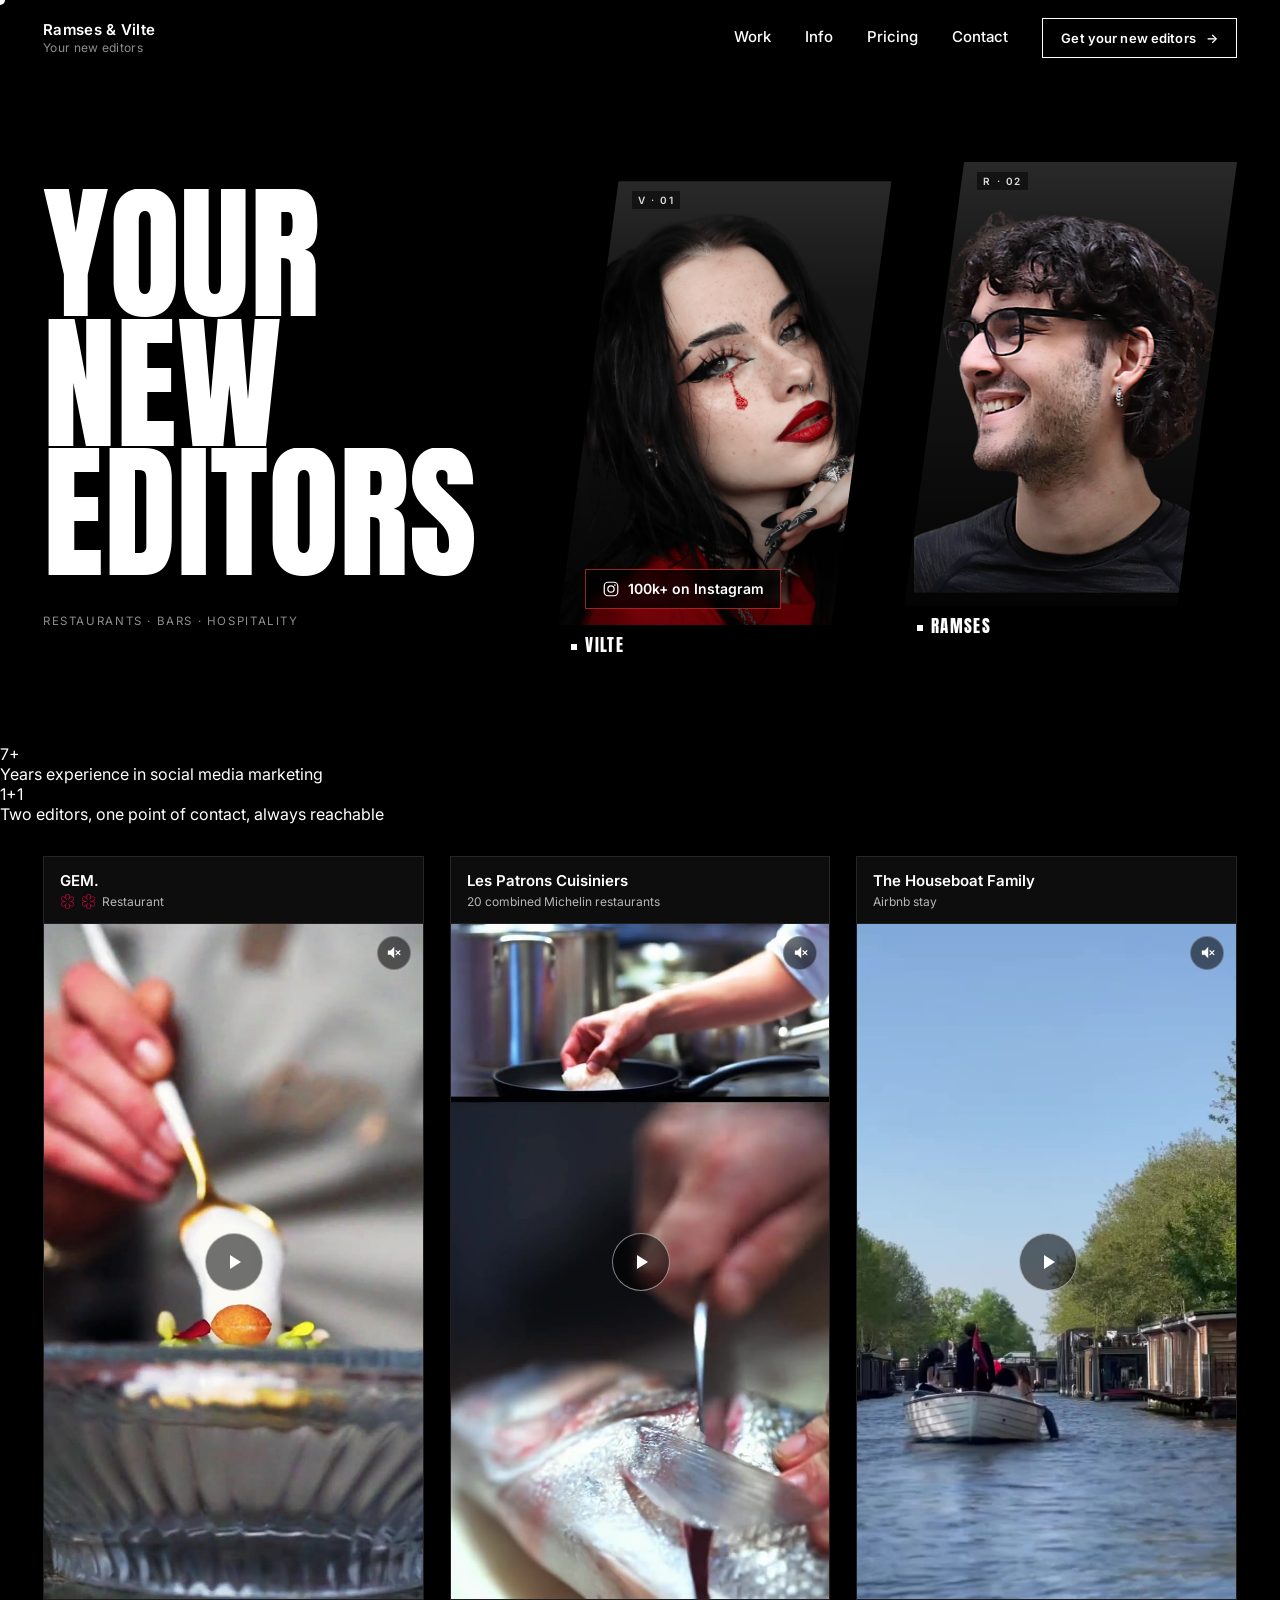
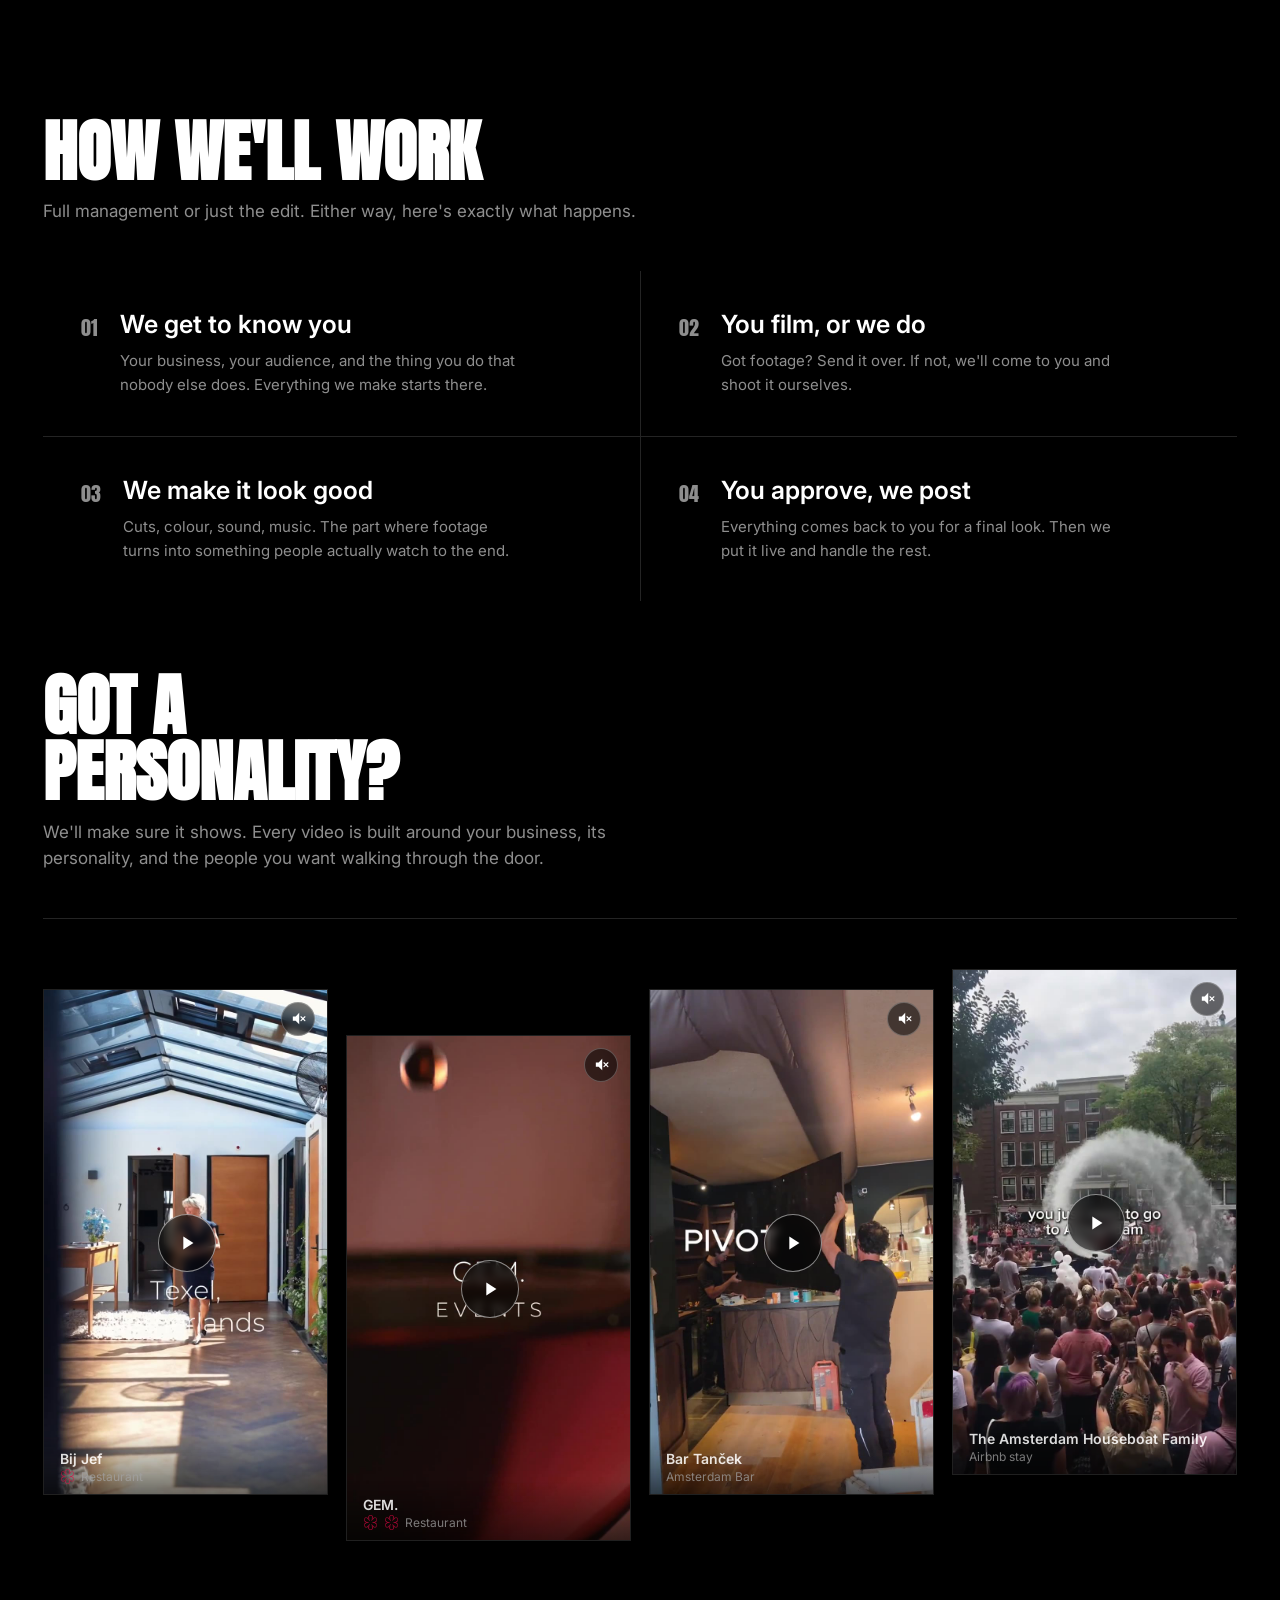
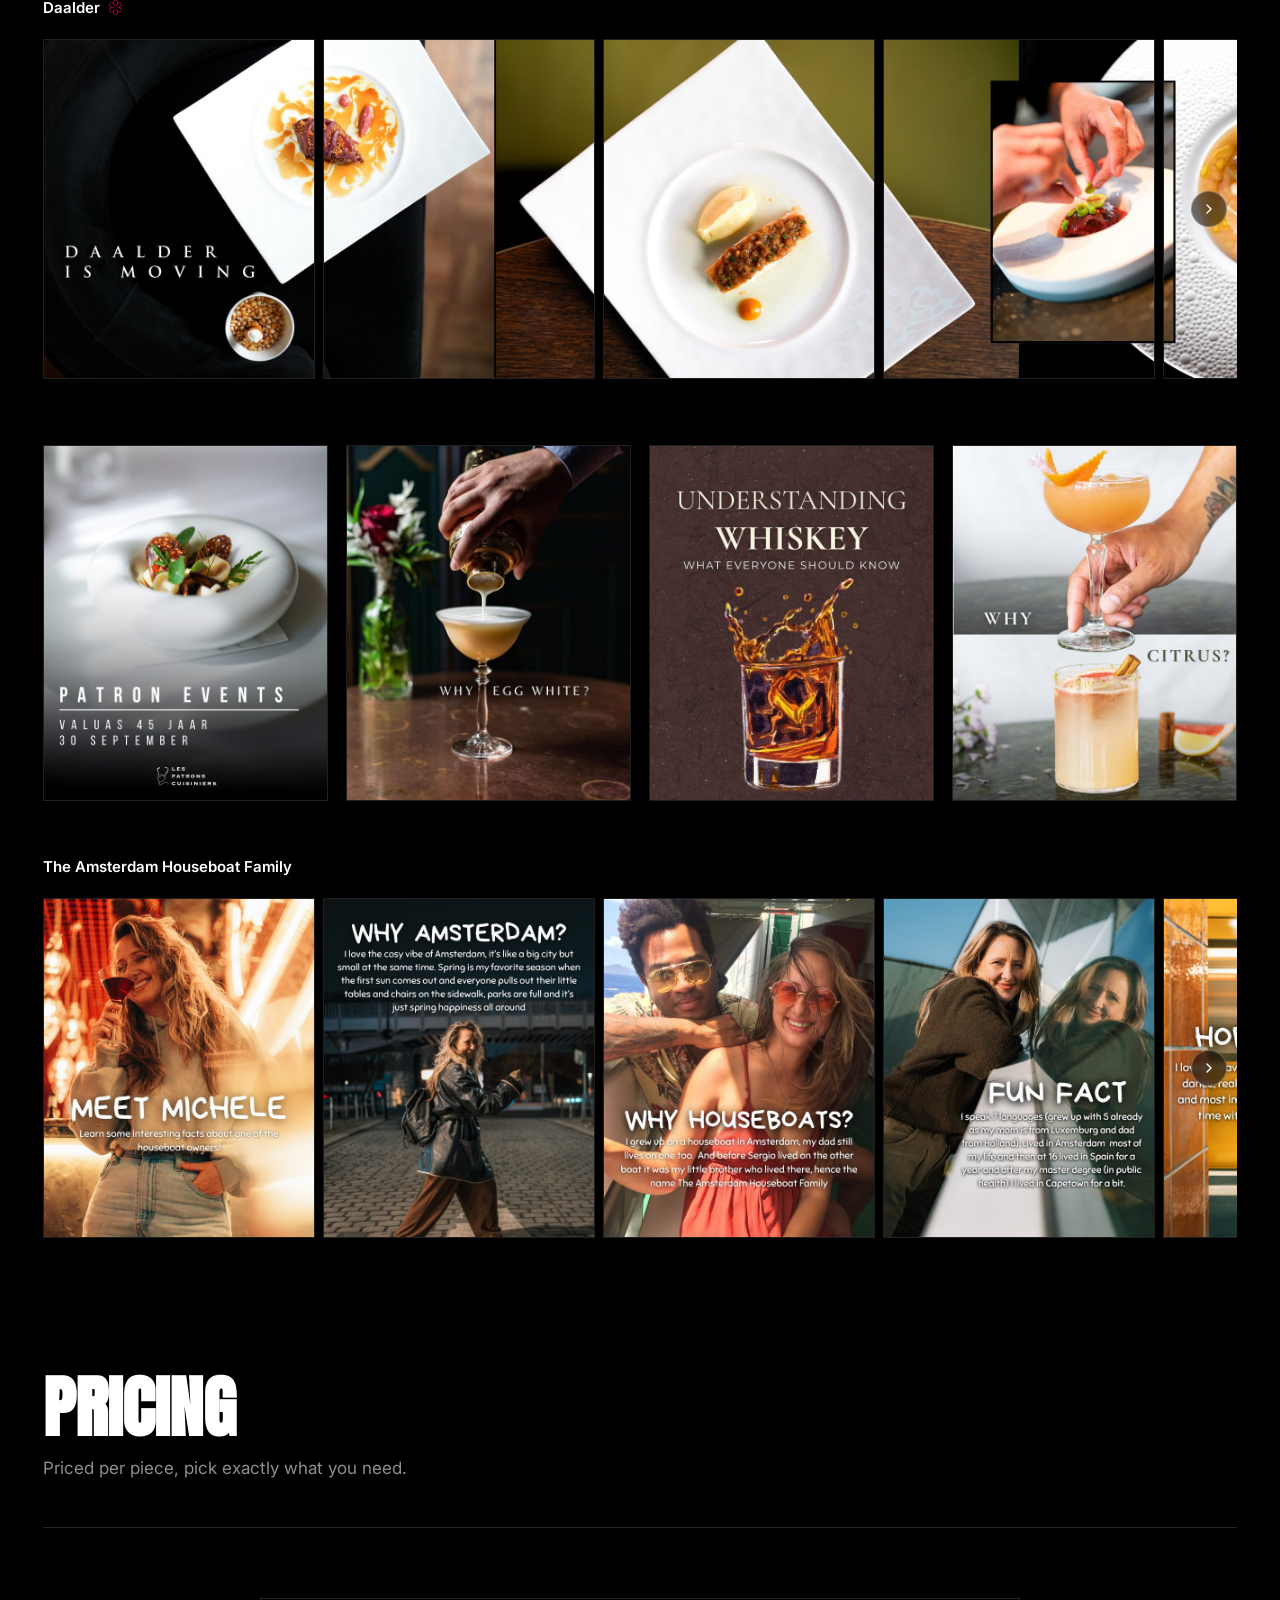
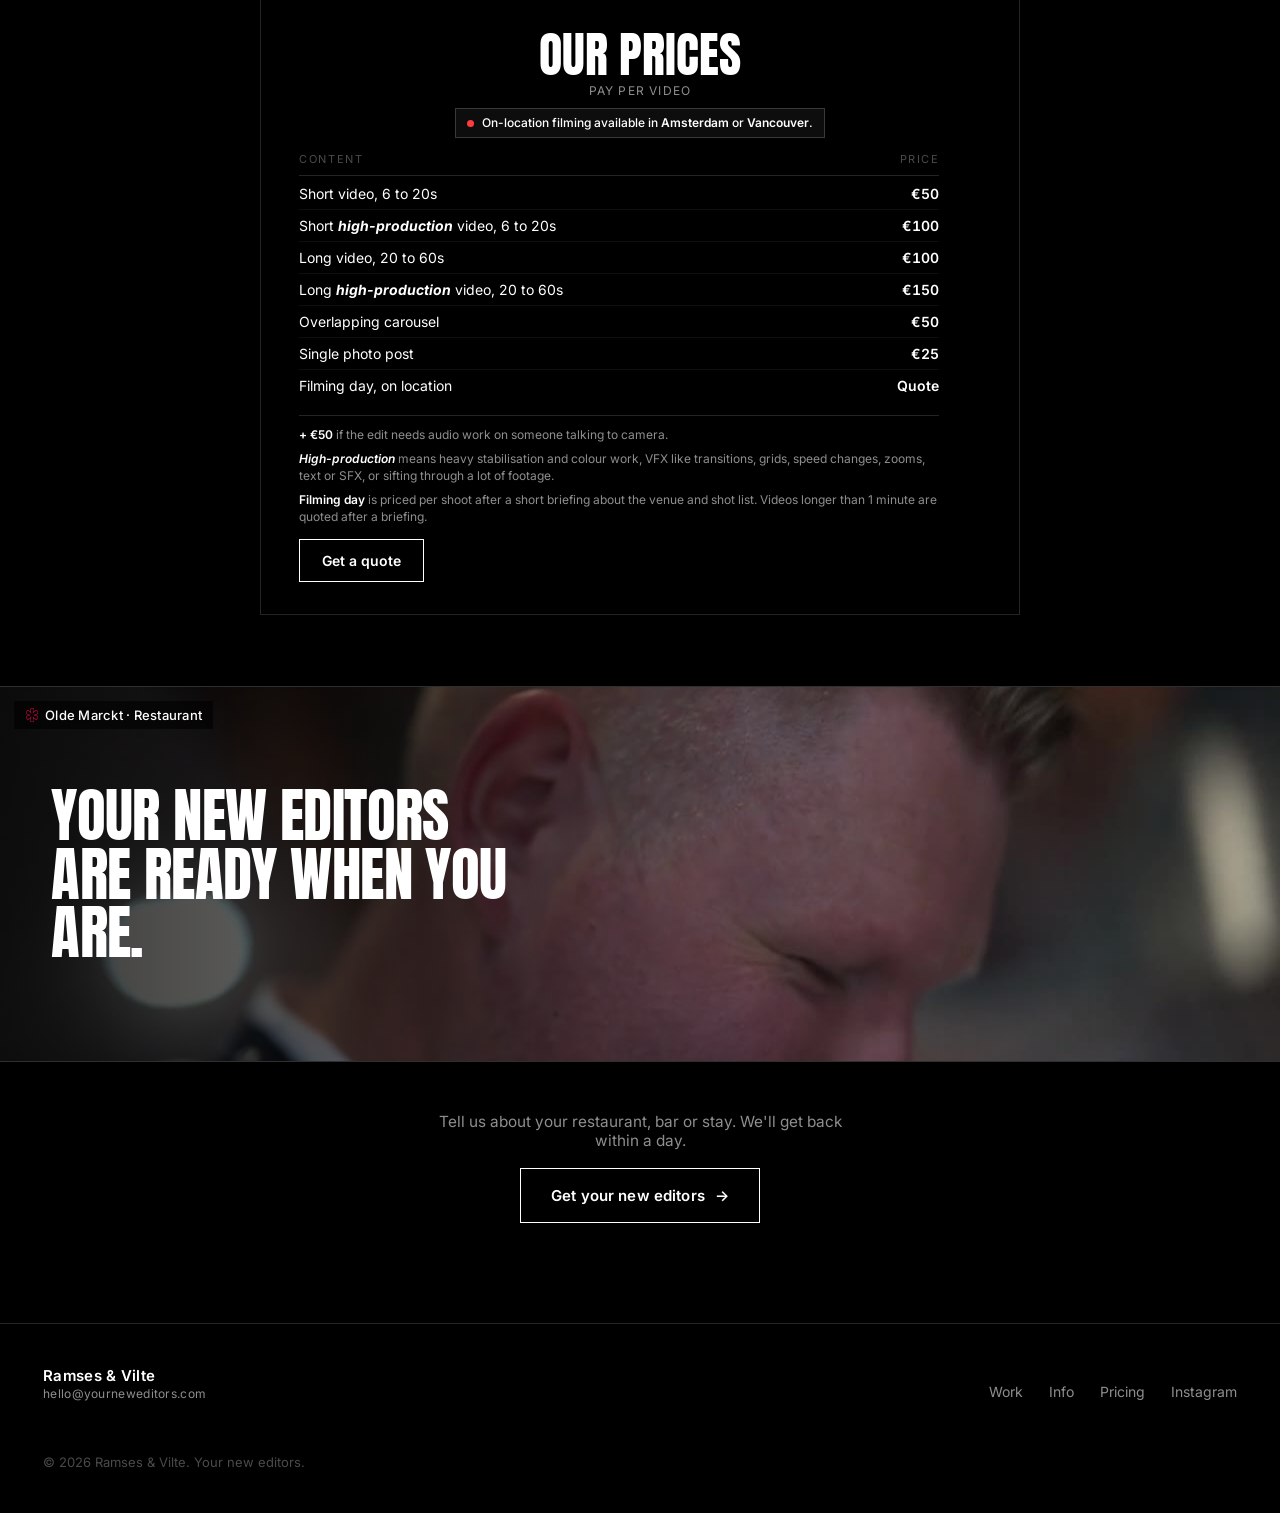
<file: index (18).html>
<!DOCTYPE html>
<html lang="en">
<head>
<meta charset="UTF-8">
<meta name="viewport" content="width=device-width, initial-scale=1.0">
<title>Ramses &amp; Vilte: Your New Editors</title>
<meta name="description" content="Ramses &amp; Vilte edit social media for Michelin-starred restaurants, bars and hospitality brands. Strategy, filming, editing and posting. One deal, two editors.">
<link rel="preconnect" href="https://fonts.googleapis.com">
<link rel="preconnect" href="https://fonts.gstatic.com" crossorigin>
<link href="https://fonts.googleapis.com/css2?family=Anton&family=Inter:wght@400;500;600&display=swap" rel="stylesheet">
<link rel="stylesheet" href="style.css">
<link rel="icon" type="image/svg+xml" href="favicon.svg">
<link rel="icon" type="image/png" sizes="32x32" href="favicon-32.png">
<link rel="apple-touch-icon" href="apple-touch-icon.png">
</head>
<body>

<a href="#main" class="skip-link">Skip to content</a>
<div class="cursor-dot" id="cursorDot" aria-hidden="true"></div>

<!-- ============================= NAV ============================= -->
<header class="nav edge" id="siteNav">
  <a href="#main" class="brand" aria-label="Ramses and Vilte, home">
    <span class="brand-name"><strong>Ramses &amp; Vilte</strong><span>Your new editors</span></span>
  </a>

  <button class="nav-toggle" id="navToggle" aria-label="Toggle menu" aria-expanded="false">
    <span></span><span></span><span></span>
  </button>

  <nav class="nav-links" id="navLinks">
    <a href="#work" data-close>Work</a>
    <a href="#info" data-close>Info</a>
    <a href="#pricing" data-close>Pricing</a>
    <a href="#contact-footer" data-close>Contact</a>
    <button class="btn mailto-cta" data-close>Get your new editors <span class="btn-arrow">→</span></button>
  </nav>
</header>

<main id="main">

  <!-- ============================= HERO ============================= -->
  <section class="hero">
    <div class="hero-main">
      <div class="hero-left">
        <h1 class="hero-headline">
          <span class="line"><span>Your new</span></span>
          <span class="line"><span>editors</span></span>
        </h1>
        <div class="hero-lead-cta">
          <div class="hero-byline-text">
            <div class="hero-byline-sub">Restaurants · Bars · Hospitality</div>
          </div>
        </div>
      </div>

      <div class="hero-photos">
        <div class="hero-photo">
          <div class="hero-photo-frame">
            <div class="hero-photo-code">V · 01</div>
            <img src="images/images/vilte.png" alt="Vilte">
            <a class="hero-photo-social" href="https://www.instagram.com/vilte_kuz/" target="_blank" rel="noopener">
              <svg viewBox="0 0 24 24" fill="none" aria-hidden="true"><rect x="3" y="3" width="18" height="18" rx="5" stroke="currentColor" stroke-width="1.6"/><circle cx="12" cy="12" r="4.2" stroke="currentColor" stroke-width="1.6"/><circle cx="17.2" cy="6.8" r="1.1" fill="currentColor"/></svg>
              <span>100k+ on Instagram</span>
            </a>
          </div>
          <div class="hero-photo-caption">
            <span class="dot"></span>
            <span class="hero-photo-name">Vilte</span>
          </div>
        </div>
        <div class="hero-photo">
          <div class="hero-photo-frame ramses-frame">
            <div class="hero-photo-code">R · 02</div>
            <img src="images/images/ramses.png" alt="Ramses">
          </div>
          <div class="hero-photo-caption">
            <span class="dot"></span>
            <span class="hero-photo-name">Ramses</span>
          </div>
        </div>
      </div>
    </div>

  </section>

  <div class="hero-meta edge">
    <div class="stats">
      <div class="stat reveal">
        <div class="stat-num"><span class="count-up" data-target="7">0</span>+</div>
        <div class="stat-label">Years experience in social media marketing</div>
      </div>
      <div class="stat reveal">
        <div class="stat-num">1+1</div>
        <div class="stat-label">Two editors, one point of contact, always reachable</div>
      </div>
    </div>
  </div>

  <!-- ============================= OFFER ============================= -->
  <section class="edge" id="offer">
    <div class="offer-reels reveal">
      <div class="offer-reel">
        <div class="offer-reel-head">
          <div class="name">GEM.</div>
          <div class="tag michelin-tag">
            <img class="michelin-icon" src="images/images/michelin-star.png" alt="Michelin star">
            <img class="michelin-icon" src="images/images/michelin-star.png" alt="Michelin star">
            <span>Restaurant</span>
          </div>
        </div>
        <div class="offer-reel-video">
          <video class="lazy-video" data-src="videos/videos/gem-restaurant.mp4" poster="images/images/gem-restaurant-poster.jpg" preload="none" muted loop playsinline></video>
          <button class="reel-mute-btn" type="button" aria-label="Unmute video" aria-pressed="false">
            <svg class="icon-off" viewBox="0 0 24 24" fill="none" aria-hidden="true"><path d="M4 9v6h4l5 5V4L8 9H4Z" fill="currentColor"/><line x1="15.5" y1="9.5" x2="21" y2="15" stroke="currentColor" stroke-width="1.6" stroke-linecap="round"/><line x1="21" y1="9.5" x2="15.5" y2="15" stroke="currentColor" stroke-width="1.6" stroke-linecap="round"/></svg>
            <svg class="icon-on" viewBox="0 0 24 24" fill="none" aria-hidden="true"><path d="M4 9v6h4l5 5V4L8 9H4Z" fill="currentColor"/><path d="M16 8.5c1 1 1 6 0 7M18.5 6c2 2 2 10 0 12" stroke="currentColor" stroke-width="1.6" stroke-linecap="round"/></svg>
          </button>
        </div>
      </div>
      <div class="offer-reel">
        <div class="offer-reel-head">
          <div class="name">Les Patrons Cuisiniers</div>
          <div class="tag">20 combined Michelin restaurants</div>
        </div>
        <div class="offer-reel-video">
          <video class="lazy-video" data-src="videos/videos/les-patrons-cuisiniers.mp4" poster="images/images/les-patrons-cuisiniers-poster.jpg" preload="none" muted loop playsinline></video>
          <button class="reel-mute-btn" type="button" aria-label="Unmute video" aria-pressed="false">
            <svg class="icon-off" viewBox="0 0 24 24" fill="none" aria-hidden="true"><path d="M4 9v6h4l5 5V4L8 9H4Z" fill="currentColor"/><line x1="15.5" y1="9.5" x2="21" y2="15" stroke="currentColor" stroke-width="1.6" stroke-linecap="round"/><line x1="21" y1="9.5" x2="15.5" y2="15" stroke="currentColor" stroke-width="1.6" stroke-linecap="round"/></svg>
            <svg class="icon-on" viewBox="0 0 24 24" fill="none" aria-hidden="true"><path d="M4 9v6h4l5 5V4L8 9H4Z" fill="currentColor"/><path d="M16 8.5c1 1 1 6 0 7M18.5 6c2 2 2 10 0 12" stroke="currentColor" stroke-width="1.6" stroke-linecap="round"/></svg>
          </button>
        </div>
      </div>
      <div class="offer-reel">
        <div class="offer-reel-head">
          <div class="name">The Houseboat Family</div>
          <div class="tag">Airbnb stay</div>
        </div>
        <div class="offer-reel-video">
          <video class="lazy-video" data-src="videos/videos/houseboat-family.mp4" poster="images/images/houseboat-family-poster.jpg" preload="none" muted loop playsinline></video>
          <button class="reel-mute-btn" type="button" aria-label="Unmute video" aria-pressed="false">
            <svg class="icon-off" viewBox="0 0 24 24" fill="none" aria-hidden="true"><path d="M4 9v6h4l5 5V4L8 9H4Z" fill="currentColor"/><line x1="15.5" y1="9.5" x2="21" y2="15" stroke="currentColor" stroke-width="1.6" stroke-linecap="round"/><line x1="21" y1="9.5" x2="15.5" y2="15" stroke="currentColor" stroke-width="1.6" stroke-linecap="round"/></svg>
            <svg class="icon-on" viewBox="0 0 24 24" fill="none" aria-hidden="true"><path d="M4 9v6h4l5 5V4L8 9H4Z" fill="currentColor"/><path d="M16 8.5c1 1 1 6 0 7M18.5 6c2 2 2 10 0 12" stroke="currentColor" stroke-width="1.6" stroke-linecap="round"/></svg>
          </button>
        </div>
      </div>
    </div>

    <div class="offer-how" id="info">
      <div class="section-head reveal">
        <h2 class="section-title">How we'll work</h2>
        <p class="section-note">Full management or just the edit. Either way, here's exactly what happens.</p>
      </div>

      <div class="offer-list reveal">
        <div class="offer-item">
          <span class="offer-num">01</span>
        <div class="offer-copy">
          <h3>We get to know you</h3>
          <p>Your business, your audience, and the thing you do that nobody else does. Everything we make starts there.</p>
        </div>
      </div>
      <div class="offer-item">
        <span class="offer-num">02</span>
        <div class="offer-copy">
          <h3>You film, or we do</h3>
          <p>Got footage? Send it over. If not, we'll come to you and shoot it ourselves.</p>
        </div>
      </div>
      <div class="offer-item">
        <span class="offer-num">03</span>
        <div class="offer-copy">
          <h3>We make it look good</h3>
          <p>Cuts, colour, sound, music. The part where footage turns into something people actually watch to the end.</p>
        </div>
      </div>
      <div class="offer-item">
        <span class="offer-num">04</span>
        <div class="offer-copy">
          <h3>You approve, we post</h3>
          <p>Everything comes back to you for a final look. Then we put it live and handle the rest.</p>
        </div>
      </div>
      </div>
    </div>
  </section>

  <!-- ============================= VIDEO SHOWCASE ============================= -->
  <section class="edge" id="work">
    <div class="section-head section-head--divided reveal">
      <h2 class="section-title">Got a personality?</h2>
      <p class="section-note">We'll make sure it shows. Every video is built around your business, its personality, and the people you want walking through the door.</p>
    </div>

    <div class="video-grid reveal">
      <div class="tile tile-reel">
        <video class="lazy-video" data-src="videos/videos/bij-jef.mp4" poster="images/images/bij-jef-poster.jpg" preload="none" muted loop playsinline></video>
        <button class="reel-mute-btn" type="button" aria-label="Unmute video" aria-pressed="false">
          <svg class="icon-off" viewBox="0 0 24 24" fill="none" aria-hidden="true"><path d="M4 9v6h4l5 5V4L8 9H4Z" fill="currentColor"/><line x1="15.5" y1="9.5" x2="21" y2="15" stroke="currentColor" stroke-width="1.6" stroke-linecap="round"/><line x1="21" y1="9.5" x2="15.5" y2="15" stroke="currentColor" stroke-width="1.6" stroke-linecap="round"/></svg>
          <svg class="icon-on" viewBox="0 0 24 24" fill="none" aria-hidden="true"><path d="M4 9v6h4l5 5V4L8 9H4Z" fill="currentColor"/><path d="M16 8.5c1 1 1 6 0 7M18.5 6c2 2 2 10 0 12" stroke="currentColor" stroke-width="1.6" stroke-linecap="round"/></svg>
        </button>
        <div class="tile-cap"><div class="name">Bij Jef</div><div class="tag michelin-tag"><img class="michelin-icon" src="images/images/michelin-star.png" alt="Michelin star"><span>Restaurant</span></div></div>
      </div>
      <div class="tile tile-reel">
        <video class="lazy-video" data-src="videos/videos/gem-restaurant-2.mp4" poster="images/images/gem-restaurant-2-poster.jpg" preload="none" muted loop playsinline></video>
        <button class="reel-mute-btn" type="button" aria-label="Unmute video" aria-pressed="false">
          <svg class="icon-off" viewBox="0 0 24 24" fill="none" aria-hidden="true"><path d="M4 9v6h4l5 5V4L8 9H4Z" fill="currentColor"/><line x1="15.5" y1="9.5" x2="21" y2="15" stroke="currentColor" stroke-width="1.6" stroke-linecap="round"/><line x1="21" y1="9.5" x2="15.5" y2="15" stroke="currentColor" stroke-width="1.6" stroke-linecap="round"/></svg>
          <svg class="icon-on" viewBox="0 0 24 24" fill="none" aria-hidden="true"><path d="M4 9v6h4l5 5V4L8 9H4Z" fill="currentColor"/><path d="M16 8.5c1 1 1 6 0 7M18.5 6c2 2 2 10 0 12" stroke="currentColor" stroke-width="1.6" stroke-linecap="round"/></svg>
        </button>
        <div class="tile-cap"><div class="name">GEM.</div><div class="tag michelin-tag"><img class="michelin-icon" src="images/images/michelin-star.png" alt="Michelin star"><img class="michelin-icon" src="images/images/michelin-star.png" alt="Michelin star"><span>Restaurant</span></div></div>
      </div>
      <div class="tile tile-reel">
        <video class="lazy-video" data-src="videos/videos/bar-tancek.mp4" poster="images/images/bar-tancek-poster.jpg" preload="none" muted loop playsinline></video>
        <button class="reel-mute-btn" type="button" aria-label="Unmute video" aria-pressed="false">
          <svg class="icon-off" viewBox="0 0 24 24" fill="none" aria-hidden="true"><path d="M4 9v6h4l5 5V4L8 9H4Z" fill="currentColor"/><line x1="15.5" y1="9.5" x2="21" y2="15" stroke="currentColor" stroke-width="1.6" stroke-linecap="round"/><line x1="21" y1="9.5" x2="15.5" y2="15" stroke="currentColor" stroke-width="1.6" stroke-linecap="round"/></svg>
          <svg class="icon-on" viewBox="0 0 24 24" fill="none" aria-hidden="true"><path d="M4 9v6h4l5 5V4L8 9H4Z" fill="currentColor"/><path d="M16 8.5c1 1 1 6 0 7M18.5 6c2 2 2 10 0 12" stroke="currentColor" stroke-width="1.6" stroke-linecap="round"/></svg>
        </button>
        <div class="tile-cap"><div class="name">Bar Tanček</div><div class="tag">Amsterdam Bar</div></div>
      </div>
      <div class="tile tile-reel">
        <video class="lazy-video" data-src="videos/videos/houseboat-family-2.mp4" poster="images/images/houseboat-family-2-poster.jpg" preload="none" muted loop playsinline></video>
        <button class="reel-mute-btn" type="button" aria-label="Unmute video" aria-pressed="false">
          <svg class="icon-off" viewBox="0 0 24 24" fill="none" aria-hidden="true"><path d="M4 9v6h4l5 5V4L8 9H4Z" fill="currentColor"/><line x1="15.5" y1="9.5" x2="21" y2="15" stroke="currentColor" stroke-width="1.6" stroke-linecap="round"/><line x1="21" y1="9.5" x2="15.5" y2="15" stroke="currentColor" stroke-width="1.6" stroke-linecap="round"/></svg>
          <svg class="icon-on" viewBox="0 0 24 24" fill="none" aria-hidden="true"><path d="M4 9v6h4l5 5V4L8 9H4Z" fill="currentColor"/><path d="M16 8.5c1 1 1 6 0 7M18.5 6c2 2 2 10 0 12" stroke="currentColor" stroke-width="1.6" stroke-linecap="round"/></svg>
        </button>
        <div class="tile-cap"><div class="name">The Amsterdam Houseboat Family</div><div class="tag">Airbnb stay</div></div>
      </div>
    </div>
  </section>

  <!-- ============================= PHOTO SHOWCASE ============================= -->
  <section class="edge">
    <div class="carousel-strip-block reveal">
      <div class="carousel-strip-head">
        <div class="carousel-strip-title"><span>Daalder</span><img class="michelin-icon" src="images/images/michelin-star.png" alt="Michelin star"></div>
      </div>
      <div class="carousel-strip-wrap">
        <div class="carousel-strip">
          <div class="carousel-frame"><img src="images/images/daalder-slide-01.jpg" alt="Daalder is moving slide"></div>
          <div class="carousel-frame"><img src="images/images/daalder-slide-02.jpg" alt="Dish detail slide"></div>
          <div class="carousel-frame"><img src="images/images/daalder-slide-03.jpg" alt="Dish overhead slide"></div>
          <div class="carousel-frame"><img src="images/images/daalder-slide-04.jpg" alt="Plating slide"></div>
          <div class="carousel-frame"><img src="images/images/daalder-slide-05.jpg" alt="Dish closeup slide"></div>
          <div class="carousel-frame"><img src="images/images/daalder-slide-06.jpg" alt="Les Patrons Cuisiniers credit slide"></div>
        </div>
        <button type="button" class="carousel-scroll-hint" aria-label="Scroll to see more">
          <svg viewBox="0 0 24 24" width="16" height="16" fill="none"><path d="M9 6l6 6-6 6" stroke="white" stroke-width="2" stroke-linecap="round" stroke-linejoin="round"/></svg>
        </button>
      </div>
    </div>

    <div class="photo-grid reveal">
      <div class="tile tile-photo">
        <img src="images/images/patron-events-poster.jpg" alt="Patron Events poster">
      </div>
      <div class="tile tile-photo">
        <img src="images/images/egg-white-cocktail-post.jpg" alt="Why egg white cocktail post">
      </div>
      <div class="tile tile-photo">
        <img src="images/images/understanding-whiskey-post.jpg" alt="Understanding whiskey post">
      </div>
      <div class="tile tile-photo">
        <img src="images/images/citrus-cocktail-post.jpg" alt="Why citrus cocktail post">
      </div>
    </div>

    <div class="carousel-strip-block reveal">
      <div class="carousel-strip-head">
        <div class="carousel-strip-title">The Amsterdam Houseboat Family</div>
      </div>
      <div class="carousel-strip-wrap">
        <div class="carousel-strip">
          <div class="carousel-frame"><img src="images/images/houseboat-slide-01.jpg" alt="Meet Michele slide"></div>
          <div class="carousel-frame"><img src="images/images/houseboat-slide-02.jpg" alt="Why Amsterdam slide"></div>
          <div class="carousel-frame"><img src="images/images/houseboat-slide-03.jpg" alt="Why houseboats slide"></div>
          <div class="carousel-frame"><img src="images/images/houseboat-slide-04.jpg" alt="Fun fact slide"></div>
          <div class="carousel-frame"><img src="images/images/houseboat-slide-05.jpg" alt="Hobbies slide"></div>
        </div>
        <button type="button" class="carousel-scroll-hint" aria-label="Scroll to see more">
          <svg viewBox="0 0 24 24" width="16" height="16" fill="none"><path d="M9 6l6 6-6 6" stroke="white" stroke-width="2" stroke-linecap="round" stroke-linejoin="round"/></svg>
        </button>
      </div>
    </div>
  </section>

  <!-- ============================= PRICING ============================= -->
  <section class="edge" id="pricing">
    <div class="section-head section-head--divided reveal">
      <h2 class="section-title">Pricing</h2>
      <p class="section-note">Priced per piece, pick exactly what you need.</p>
    </div>

    <div class="pricing-carousel reveal">

      <!-- Card 1: à la carte -->
      <div class="plan">
        <div class="plan-header">
          <div class="plan-name-block">
            <div class="plan-name">Our prices</div>
            <div class="plan-name-label">Pay per video</div>
          </div>
          <div class="plan-notice">
            <span class="plan-notice-dot" aria-hidden="true"></span>
            <span>On-location filming available in <strong>Amsterdam</strong> or <strong>Vancouver</strong>.</span>
          </div>
        </div>

        <div class="price-list">
          <div class="price-list-head"><span>Content</span><span>Price</span></div>
          <div class="price-row"><span class="price-row-label">Short video, 6 to 20s</span><span class="price-row-price">€50</span></div>
          <div class="price-row"><span class="price-row-label">Short <strong class="term-hp">high-production</strong> video, 6 to 20s</span><span class="price-row-price">€100</span></div>
          <div class="price-row"><span class="price-row-label">Long video, 20 to 60s</span><span class="price-row-price">€100</span></div>
          <div class="price-row"><span class="price-row-label">Long <strong class="term-hp">high-production</strong> video, 20 to 60s</span><span class="price-row-price">€150</span></div>
          <div class="price-row"><span class="price-row-label">Overlapping carousel</span><span class="price-row-price">€50</span></div>
          <div class="price-row"><span class="price-row-label">Single photo post</span><span class="price-row-price">€25</span></div>
          <div class="price-row"><span class="price-row-label">Filming day, on location</span><span class="price-row-price">Quote</span></div>
        </div>

        <div class="plan-notes">
          <p><strong>+ €50</strong> if the edit needs audio work on someone talking to camera.</p>
          <p><strong class="term-hp">High-production</strong> means heavy stabilisation and colour work, VFX like transitions, grids, speed changes, zooms, text or SFX, or sifting through a lot of footage.</p>
          <p><strong>Filming day</strong> is priced per shoot after a short briefing about the venue and shot list. Videos longer than 1 minute are quoted after a briefing.</p>
        </div>

        <button class="plan-cta mailto-cta">Get a quote</button>
      </div>

    </div>
  </section>

  <!-- ============================= CLOSING VIDEO ============================= -->
  <div class="close-video reveal">
    <video src="videos/videos/olde-marckt.mp4" poster="images/images/olde-marckt-poster.jpg" autoplay muted loop playsinline></video>
    <div class="close-video-label michelin-tag">
      <img class="michelin-icon" src="images/images/michelin-star.png" alt="Michelin star">
      <span>Olde Marckt · Restaurant</span>
    </div>
    <div class="close-video-overlay">
      <h2>Your new editors are ready when you are.</h2>
    </div>
  </div>

  <!-- ============================= CTA BAND ============================= -->
  <section class="edge cta-band">
    <div class="cta-band-inner">
      <p class="reveal">Tell us about your restaurant, bar or stay. We'll get back within a day.</p>
      <button class="btn mailto-cta reveal">Get your new editors <span class="btn-arrow">→</span></button>
    </div>
  </section>

</main>

<!-- ============================= FOOTER ============================= -->
<footer class="edge" id="contact-footer">
  <div class="footer-left">
    <div class="brand-name"><strong>Ramses &amp; Vilte</strong><span>hello@yourneweditors.com</span></div>
  </div>
  <div class="footer-links">
    <a href="#work">Work</a>
    <a href="#info">Info</a>
    <a href="#pricing">Pricing</a>
    <a href="https://instagram.com" target="_blank" rel="noopener">Instagram</a>
  </div>
  <div class="footer-meta">© 2026 Ramses &amp; Vilte. Your new editors.</div>
</footer>

<!-- ============================= MODAL ============================= -->
<div class="modal-overlay" id="modalOverlay">
  <div class="modal" role="dialog" aria-modal="true" aria-labelledby="modalTitle">
    <div class="form-body" id="formBody">
      <div class="modal-head">
        <h3 id="modalTitle">Get your new editors</h3>
        <button class="modal-close" id="modalClose" aria-label="Close form">&times;</button>
      </div>
      <p class="lead">Tell us about your venue. We'll reply within a day with next steps.</p>

      <form id="leadForm">
        <div class="field">
          <label for="f-name">Your name</label>
          <input id="f-name" name="name" type="text" required autocomplete="name">
        </div>
        <div class="field">
          <label for="f-venue">Restaurant / bar / venue name</label>
          <input id="f-venue" name="venue" type="text" required>
        </div>
        <div class="field">
          <label for="f-ig">Instagram handle</label>
          <input id="f-ig" name="instagram" type="text" placeholder="@yourvenue">
        </div>
        <div class="field">
          <label for="f-email">Email</label>
          <input id="f-email" name="email" type="email" required autocomplete="email">
        </div>
        <div class="field">
          <label for="f-message">What are you looking for?</label>
          <textarea id="f-message" name="message" placeholder="e.g. full social management, a launch reel, a monthly retainer..."></textarea>
        </div>
        <button type="submit" class="btn">Send it over <span class="btn-arrow">→</span></button>
      </form>
    </div>

    <div class="success-state" id="successState">
      <div class="tile-play" style="border-color:white; margin-bottom:20px;"></div>
      <h4>Almost there.</h4>
      <p>Your email app should have opened with your message ready to go to Vilte. Hit send there, and expect a reply within a day.</p>
    </div>
  </div>
</div>

<script src="script.js"></script>

</body>
</html>
</file>
<file: style.css>
/* ============================= TOKENS ============================= */
  :root{
    --black:#000000;
    --white:#ffffff;
    --gray:#8e8e8e;
    --gray-dim:#4a4a4a;

    --font-display:'Anton', ui-sans-serif, system-ui, sans-serif;
    --font-body:'Inter', ui-sans-serif, system-ui, sans-serif;

    --edge:clamp(20px, 4.2vw, 43px);
    --section-gap:clamp(40px, 5.5vw, 80px);

    --ease:cubic-bezier(.16,.8,.24,1);
  }

  *{ box-sizing:border-box; margin:0; padding:0; }
  html{ scroll-behavior:smooth; }
  @media (prefers-reduced-motion: reduce){
    html{ scroll-behavior:auto; }
    *{ animation-duration:0.001ms !important; animation-iteration-count:1 !important; transition-duration:0.001ms !important; }
  }

  body{
    background:var(--black);
    color:var(--white);
    font-family:var(--font-body);
    -webkit-font-smoothing:antialiased;
    overflow-x:hidden;
  }

  img,svg{ display:block; max-width:100%; }
  a{ color:inherit; text-decoration:none; }
  button{ font-family:inherit; cursor:pointer; background:none; border:none; color:inherit; }
  ul{ list-style:none; }

  ::selection{ background:var(--white); color:var(--black); }

  :focus-visible{
    outline:1px solid var(--white);
    outline-offset:4px;
  }

  .edge{ padding-left:var(--edge); padding-right:var(--edge); }

  /* skip link */
  .skip-link{
    position:absolute; left:-999px; top:0; background:var(--white); color:var(--black);
    padding:12px 18px; z-index:999;
  }
  .skip-link:focus{ left:var(--edge); top:18px; }

  /* ============================= CURSOR DOT ============================= */
  .cursor-dot{
    position:fixed; top:0; left:0; width:10px; height:10px; border-radius:50%;
    background:var(--white); pointer-events:none; z-index:9999;
    transform:translate(-50%,-50%);
    transition:width .25s var(--ease), height .25s var(--ease), background-color .25s var(--ease), opacity .3s;
    mix-blend-mode:difference;
    will-change:transform;
  }
  .cursor-dot.hover{ width:52px; height:52px; }
  @media (hover:none), (max-width:900px){ .cursor-dot{ display:none; } }

  /* ============================= NAV ============================= */
  .nav{
    position:fixed; top:0; left:0; right:0; z-index:500;
    display:flex; align-items:center; justify-content:space-between;
    padding-top:18px; padding-bottom:18px;
    background:rgba(0,0,0,0);
    border-bottom:1px solid rgba(255,255,255,0);
    transition:background-color .4s var(--ease), border-color .4s var(--ease), padding .4s var(--ease);
  }
  .nav.scrolled{
    background:#000;
    border-bottom:1px solid rgba(255,255,255,.12);
  }
  .brand{
    display:flex; align-items:center; gap:14px;
    position:relative; z-index:2;
  }
  .brand-name{
    font-size:15px; letter-spacing:.02em; line-height:1.15;
    display:flex; flex-direction:column; gap:2px;
  }
  .brand-name strong{ font-weight:600; }
  .brand-name span{ color:var(--gray); font-size:12px; }

  .nav-links{
    display:flex; align-items:center; gap:34px;
  }
  .nav-links a{
    font-size:15px; font-weight:500; position:relative; padding-bottom:4px;
  }
  .nav-links a::after{
    content:''; position:absolute; left:0; right:0; bottom:0; height:1px;
    background:var(--gray); transform:scaleX(0); transform-origin:right;
    transition:transform .35s var(--ease);
  }
  .nav-links a:hover::after{ transform:scaleX(1); transform-origin:left; }

  .btn{
    display:inline-flex; align-items:center; gap:10px;
    border:1px solid var(--white);
    padding:13px 22px;
    font-size:14px; font-weight:600; letter-spacing:.01em;
    white-space:nowrap;
    transition:background-color .35s var(--ease), color .35s var(--ease);
  }
  .btn:hover{ background:var(--white); color:var(--black); }
  .btn-arrow{ transition:transform .35s var(--ease); }
  .btn:hover .btn-arrow{ transform:translateX(3px); }

  .nav .btn{ padding:11px 18px; font-size:13px; }

  /* original footprint (no circle, doesn't make the bar taller); lines
     are 2px instead of 1px so they stay visible on phone screens, and an
     invisible extended hit area keeps it easy to tap */
  .nav-toggle{
    display:none; flex-direction:column; justify-content:space-between; align-items:stretch;
    width:28px; height:16px; flex-shrink:0; position:relative;
    -webkit-appearance:none; appearance:none;
  }
  .nav-toggle::before{ content:''; position:absolute; inset:-14px -10px; }
  .nav-toggle span{ height:2px; background:#fff; display:block; flex-shrink:0; }

  @media (max-width:900px){
    .nav-links{
      position:fixed; inset:0; top:0; background:var(--black);
      flex-direction:column; justify-content:center; align-items:flex-start;
      padding:0 var(--edge); gap:28px;
      transform:translateY(-100%); transition:transform .5s var(--ease);
      z-index:400;
    }
    .nav-links.open{ transform:translateY(0); }
    .nav-links a{ font-size:32px; font-family:var(--font-display); text-transform:uppercase; }
    .nav-links .btn{ margin-top:10px; }
    .nav-toggle{ display:flex; z-index:600; }
  }

  /* ============================= HERO ============================= */
  /* Two-column hero: massive type carries the message on the left,
     two skewed portrait frames sit stacked on the right with a black gap
     between them, reading visually like a slash "/". */
  .hero{
    position:relative;
    padding:clamp(130px, 18vh, 190px) var(--edge) clamp(70px, 10vh, 110px);
    min-height:auto;
    display:flex; flex-direction:column;
    overflow:hidden;
  }

  .hero-topline{
    display:flex; justify-content:space-between; align-items:flex-start;
    gap:24px; margin-bottom:clamp(24px, 4vh, 40px);
    opacity:0; transform:translateY(14px);
    animation:fadeUp .8s var(--ease) forwards; animation-delay:.2s;
  }
  .hero-eyebrow{
    display:flex; align-items:center; gap:12px;
    font-size:12px; font-weight:500; color:var(--gray);
    text-transform:uppercase; letter-spacing:.16em;
  }
  .hero-eyebrow::before{
    content:''; width:32px; height:1px; background:var(--gray-dim); display:inline-block;
  }
  .hero-topline .hero-note{
    max-width:280px; font-size:14px; line-height:1.55;
    color:var(--white); text-align:right;
  }

  .hero-main{
    display:grid; grid-template-columns:1fr auto; gap:clamp(30px, 5vw, 80px);
    align-items:flex-start; flex:1;
  }
  .hero-left{ min-width:0; width:100%; padding-top:clamp(10px, 3vh, 36px); }

  /* big headline on the left, a short supporting line on the right,
     sitting together in one row — same pattern as the reference site */
  .hero-intro{
    display:flex; justify-content:space-between; align-items:flex-end;
    gap:clamp(24px, 4vw, 64px);
  }
  .hero-sub{
    max-width:34ch; font-size:clamp(15px, 1.25vw, 18px); line-height:1.55;
    color:var(--white); margin:0 6% .3em 0; text-align:left; flex-shrink:0;
  }

  .hero-headline{
    font-family:var(--font-display); font-weight:400; text-transform:uppercase;
    font-size:clamp(56px, 11.5vw, 180px); line-height:.88; letter-spacing:0;
    margin:0; position:relative;
  }
  /* much smaller now that it shares the hero with a playing video, so the
     video is the thing that actually catches the eye first */
  .hero-headline--small{ font-size:clamp(32px, 4.2vw, 64px); }
  .hero-headline .line{ overflow:hidden; display:block; }
  .hero-headline .line span{
    display:block; transform:translateY(110%);
    animation:riseUp 1s var(--ease) forwards;
  }
  .hero-headline .line:nth-child(1) span{ animation-delay:.35s; }
  .hero-headline .line:nth-child(2) span{ animation-delay:.48s; }
  @keyframes riseUp{ to{ transform:translateY(0); } }

  .hero-lead-cta{
    display:flex; align-items:center; gap:clamp(20px, 3vw, 36px); flex-wrap:wrap;
    margin-top:clamp(28px, 4vh, 46px);
    opacity:0; transform:translateY(14px);
    animation:fadeUp .8s var(--ease) forwards; animation-delay:1.1s;
  }
  .hero-byline-text{
    display:flex; flex-direction:column; gap:2px;
  }
  .hero-byline-title{
    font-size:clamp(13px, 1.1vw, 15px); font-weight:600;
    letter-spacing:.02em; color:var(--white);
  }
  .hero-byline-sub{
    font-size:clamp(11px, .9vw, 12px); color:var(--gray);
    text-transform:uppercase; letter-spacing:.14em;
  }

  /* Right column: two parallelogram portrait frames next to each other,
     leaning like italic slashes, treated like film stills. */
  .hero-photos{
    display:flex; gap:clamp(6px, 1vw, 16px);
    justify-content:center;
    opacity:0; transform:translateY(14px);
    animation:fadeUp .9s var(--ease) forwards; animation-delay:.6s;
    position:relative;
  }
  #about .hero-photos{ margin-bottom:clamp(40px, 6vw, 64px); }

  /* title -> one thin line -> two cards -> band, all on the same
     spacing step so the section reads as one rhythm */
  #about .section-head{ margin-bottom:0; padding-bottom:clamp(26px, 3vw, 40px); }
  #about .section-title{ max-width:none; }
  .team-grid{
    display:grid; grid-template-columns:1fr 1fr; gap:clamp(14px, 1.6vw, 24px);
    align-items:stretch;
    padding-top:clamp(26px, 3vw, 40px);
    border-top:1px solid rgba(255,255,255,.14);
  }
  /* each person is one bordered card: photo on the left, and a full-width
     "Meet ..." row with a circled arrow on the right, so the space beside
     the photo is anchored instead of floating empty */
  .team-member{
    display:flex; flex-direction:row; align-items:center;
    gap:clamp(20px, 2.6vw, 36px);
    padding:clamp(18px, 2vw, 30px);
    border:1px solid rgba(255,255,255,.14);
    background:#050505;
  }
  #about .team-member .hero-photo{ margin:0; flex-shrink:0; }
  #about .hero-photo-frame{ width:clamp(165px, 17vw, 300px); }
  .team-bio-wrap{ flex:1; min-width:0; }
  /* closed by default — just the "Meet Vilte" / "Meet Ramses" trigger —
     rather than a preview of the text itself */
  .team-bio-toggle{
    display:flex; align-items:center; justify-content:space-between; gap:16px;
    width:100%; text-align:left;
    font-family:var(--font-display); text-transform:uppercase;
    font-size:clamp(20px, 2vw, 32px); font-weight:400; line-height:1.05; color:var(--white);
    background:none; border:none; padding:0; cursor:pointer;
  }
  .team-bio-toggle-arrow{
    width:40px; height:40px; flex-shrink:0; padding:12px;
    border:1px solid rgba(255,255,255,.4); border-radius:50%;
    transform:rotate(0deg); transition:transform .3s var(--ease), background-color .3s var(--ease), border-color .3s var(--ease);
  }
  .team-bio-toggle:hover .team-bio-toggle-arrow{ border-color:var(--white); background:rgba(255,255,255,.08); }
  .team-bio-wrap.is-open .team-bio-toggle-arrow{ transform:rotate(180deg); }
  .team-bio{
    display:none; margin:clamp(16px, 1.6vw, 22px) 0 0;
    color:var(--white); font-style:normal;
  }
  .bio-fact + .bio-fact{ margin-top:clamp(14px, 1.4vw, 18px); }
  /* red label with a short red dash in front, the one splash of brand
     colour in the card */
  .bio-fact dt{
    display:flex; align-items:center; gap:9px; margin-bottom:5px;
    font-size:11px; font-weight:600; letter-spacing:.12em; text-transform:uppercase;
    color:#ff3b3b;
  }
  .bio-fact dt::before{ content:''; width:16px; height:1px; background:#ff3b3b; flex-shrink:0; }
  .bio-fact dd{ font-size:clamp(14px, 1.1vw, 15.5px); line-height:1.55; color:var(--white); }
  /* the "Unofficial title" line leads, so it gets a little more presence */
  .bio-fact--title dd{ font-size:clamp(16px, 1.35vw, 19px); line-height:1.4; }
  .bio-fact dd em{ font-style:italic; }
  .team-bio-wrap.is-open .team-bio{ display:block; }
  /* desktop: cards in a row are the same height; an open card lines its
     photo and its "Meet ..." row up at the top instead of centring them,
     so both headings sit on the same line even when one text is longer */
  @media (min-width:801px){
    .team-member:has(.team-bio-wrap.is-open){ align-items:flex-start; }
  }

  @media (max-width:800px){
    /* Vilte and Ramses stacked, one card under the other */
    .team-grid{ grid-template-columns:1fr; gap:16px; }
    .team-member{ flex-direction:column; align-items:stretch; text-align:left; gap:20px; }
    .team-member .hero-photo{ align-self:center; }
    .team-bio-toggle{ font-size:clamp(22px, 6vw, 28px); }
  }
  @media (max-width:560px){
    #about .hero-photo-frame{ width:clamp(200px, 58vw, 280px); }
  }
  .hero-photo{
    display:flex; flex-direction:column;
    align-items:stretch;
    animation:photoFloat 5.5s ease-in-out infinite;
  }
  .hero-photo:nth-child(1){ margin-top:clamp(8px, 1.5vw, 22px); }
  .hero-photo:nth-child(2){ margin-top:0; animation-duration:6.2s; animation-delay:.5s; }
  @keyframes photoFloat{
    0%, 100%{ transform:translateY(0); }
    50%{ transform:translateY(-5px); }
  }

  .hero-photo-frame{
    position:relative;
    width:clamp(220px, 26vw, 380px);
    aspect-ratio:3/4;
    overflow:hidden;
    background:linear-gradient(180deg, #1c1c1c 0%, #080808 100%);
    clip-path:polygon(18% 0, 100% 0, 82% 100%, 0 100%);
    filter:drop-shadow(0 0 14px rgba(193,0,55,.4)) drop-shadow(0 0 36px rgba(193,0,55,.22));
    animation:neonPulse 4s ease-in-out infinite, framePop 6.5s ease-in-out infinite;
    transform-origin:50% 50%;
  }
  .hero-photo:nth-child(2) .hero-photo-frame{
    animation:neonPulse 4s ease-in-out infinite, framePop 6.5s ease-in-out infinite 1s;
  }
  @keyframes neonPulse{
    0%, 100%{ filter:drop-shadow(0 0 14px rgba(193,0,55,.4)) drop-shadow(0 0 36px rgba(193,0,55,.22)); }
    50%{ filter:drop-shadow(0 0 22px rgba(193,0,55,.7)) drop-shadow(0 0 58px rgba(193,0,55,.38)); }
  }
  /* frame reacts to the shine crossing it: a small pop/lift timed to the
     same window the light sweeps through (12%-46% of the cycle) */
  @keyframes framePop{
    0%, 10%{ transform:translateY(0) scale(1); }
    24%{ transform:translateY(-6px) scale(1.02); }
    46%, 100%{ transform:translateY(0) scale(1); }
  }
  .hero-photo-frame:hover{ filter:drop-shadow(0 0 26px rgba(193,0,55,.85)) drop-shadow(0 0 64px rgba(193,0,55,.5)); }
  .hero-photo-frame img{
    width:100%; height:100%;
    object-fit:contain; object-position:center bottom;
    display:block;
    transition:transform 1.2s var(--ease);
  }
  .hero-photo-frame:hover img{ transform:scale(1.04); }
  .ramses-frame img{ transform:scale(0.94); }
  .ramses-frame:hover img{ transform:scale(0.97); }

  /* subtle cinematic top light + bottom shadow */
  .hero-photo-frame::before{
    content:''; position:absolute; inset:0; z-index:1;
    background:
      linear-gradient(180deg, rgba(255,255,255,.06) 0%, transparent 25%),
      linear-gradient(180deg, transparent 60%, rgba(0,0,0,.5) 100%);
    pointer-events:none;
  }

  /* trading-card foil shine: a thin, crisp bright line that glides
     diagonally from the top-left toward the bottom-right of the frame, like
     light catching a new, still-sealed card. Covers the whole frame and
     sweeps via background-position on both axes at once, so the motion
     itself is diagonal (not just the line's tilt). Uses 'screen' blending
     instead of 'overlay' so the brightness stays even and clean regardless
     of what's underneath, instead of blotching against the photo's tones. */
  .hero-photo-frame::after{
    content:''; position:absolute; inset:0; z-index:2; pointer-events:none;
    background:linear-gradient(115deg,
      transparent 47%,
      rgba(255,255,255,.95) 50%,
      transparent 53%);
    background-repeat:no-repeat;
    background-size:220% 220%;
    background-position:-60% -60%;
    mix-blend-mode:screen;
    animation:cardShine 6.5s ease-in-out infinite;
  }
  .hero-photo:nth-child(2) .hero-photo-frame::after{ animation-delay:1s; }
  @keyframes cardShine{
    0%, 12%{ background-position:160% 160%; }
    46%, 100%{ background-position:-60% -60%; }
  }

  /* timecode-style corner label */
  .hero-photo-code{
    position:absolute; top:10px; left:22%; z-index:3;
    font-size:10px; font-weight:600; letter-spacing:.16em;
    color:rgba(255,255,255,.85); text-transform:uppercase;
    padding:3px 6px; background:rgba(0,0,0,.5);
    backdrop-filter:blur(4px);
  }

  /* caption block sits directly below the frame, aligned to the slash */
  .hero-photo-caption{
    display:flex; align-items:baseline; gap:8px;
    margin-top:12px; padding:0 clamp(6px, 1vw, 14px);
    text-align:left;
  }
  .hero-photo-caption .dot{
    width:6px; height:6px; background:var(--white); flex-shrink:0;
    transform:translateY(-2px);
  }
  .hero-photo-name{
    font-family:var(--font-display); text-transform:uppercase;
    font-size:clamp(14px, 1.3vw, 18px); letter-spacing:.08em;
    color:var(--white); line-height:1;
  }

  .hero-photo-social{
    position:absolute; left:8%; bottom:16px; z-index:2;
    display:inline-flex; align-items:center; gap:8px;
    padding:10px 16px; max-width:78%;
    background:rgba(0,0,0,.72); backdrop-filter:blur(3px);
    border:1.5px solid rgba(255,59,59,.6);
    font-size:14px; font-weight:600; color:var(--white);
    text-decoration:none;
    transition:background-color .3s var(--ease), border-color .3s var(--ease), transform .2s var(--ease);
  }
  .hero-photo-social:hover{ background:rgba(0,0,0,.88); border-color:rgba(255,59,59,.95); transform:scale(1.03); }
  .hero-photo-social svg{ width:18px; height:18px; flex-shrink:0; }
  .hero-photo-social span{ white-space:nowrap; overflow:hidden; text-overflow:ellipsis; }

  .hero-photo-label{ display:none; }

  @keyframes fadeUp{ to{ opacity:1; transform:translateY(0); } }

  .hero-meta{ margin-top:0; padding:0; }

  /* closing part of the About section: real, specific detail laid out
     as a clean label-plus-prose editorial split, rather than oversized
     stat numbers — gives the section real content and a bit of
     typographic variety without just making things bigger */
  /* "Edited for": one bordered band with a solid white tab on the left
     (same white-block-black-text treatment as the other highlighted
     elements), names in the display face, brand-red dots between them.
     The list itself only slides as the page scrolls (see script.js). */
  .about-closing{
    margin-top:clamp(20px, 2.4vw, 32px);
    margin-bottom:clamp(8px, 1.5vw, 20px);
  }
  .clients-band{
    display:flex; align-items:stretch;
    border:1px solid rgba(255,255,255,.22);
  }
  .clients-band-label{
    flex-shrink:0; display:flex; align-items:center;
    background:var(--white); color:var(--black);
    font-family:var(--font-display); text-transform:uppercase; white-space:nowrap;
    font-size:clamp(15px, 1.4vw, 20px); letter-spacing:.05em;
    padding:0 clamp(18px, 2.2vw, 32px);
  }
  /* the foldout control: a plain white chevron centred under the whole
     bar, no circle or border */
  .clients-arrow{
    display:flex; align-items:center; justify-content:center;
    width:64px; height:38px; margin:4px auto 0;
    color:var(--white); opacity:.85; transition:opacity .3s var(--ease);
  }
  .clients-arrow:hover{ opacity:1; }
  .clients-arrow svg{ width:20px; height:20px; transition:transform .3s var(--ease); }
  .clients-arrow[aria-expanded="true"] svg{ transform:rotate(180deg); }
  .marquee{
    flex:1; min-width:0; overflow:hidden;
    display:flex; align-items:center;
    padding:clamp(20px, 2.2vw, 30px) 0;
    -webkit-mask-image:linear-gradient(to right, transparent, #000 36px, #000 calc(100% - 36px), transparent);
    mask-image:linear-gradient(to right, transparent, #000 36px, #000 calc(100% - 36px), transparent);
  }
  .marquee-track{
    --gap:clamp(22px, 2.4vw, 36px);
    display:flex; align-items:center; width:max-content;
    will-change:transform;
  }
  .marquee-track span{
    display:inline-flex; align-items:center; white-space:nowrap;
    font-family:var(--font-display); text-transform:uppercase; color:var(--white);
    font-size:clamp(16px, 1.5vw, 22px); letter-spacing:.03em; line-height:1;
    padding-left:var(--gap);
  }
  .marquee-track span::after{
    content:''; flex-shrink:0; width:5px; height:5px; border-radius:50%;
    background:#ff3b3b; margin-left:var(--gap);
  }
  .marquee-track span:last-child::after{ display:none; }

  /* OPEN: the same bar just gets longer — every name wraps onto as many
     rows as it needs, the sideways scroll effect switches off, and the
     white tab stays on the left. Names start flush at the left of each
     row; one gap between names with the red dot centred in it, so every
     name is followed by a dot except the very last one. */
  .clients-band.is-open .marquee{
    -webkit-mask-image:none; mask-image:none;
    overflow:visible;
    align-items:flex-start;
    margin:0 clamp(18px, 2.4vw, 32px);
  }
  .clients-band.is-open .marquee-track{
    width:calc(100% + var(--gap)); flex-wrap:wrap; row-gap:clamp(14px, 1.6vw, 20px);
    transform:none !important;
  }
  .clients-band.is-open .marquee-track span{ position:relative; padding-left:0; padding-right:var(--gap); }
  .clients-band.is-open .marquee-track span::after{
    position:absolute; margin:0; top:50%; transform:translateY(-50%);
    right:calc(var(--gap) / 2 - 2.5px);
  }

  @media (max-width:1100px){
    .hero-topline{ flex-direction:column; align-items:flex-start; gap:14px; }
    .hero-topline .hero-note{ text-align:left; max-width:none; }
  }

  @media (max-width:900px){
    .hero{ min-height:auto; padding-top:clamp(90px, 11vh, 130px); padding-bottom:32px; }
    .hero-main{ grid-template-columns:1fr; gap:20px; align-items:flex-start; }
    .hero-headline{ font-size:clamp(64px, 14vw, 125px); }
    .hero-headline--small{ font-size:clamp(30px, 8vw, 44px); }
    .hero-intro{ flex-direction:column; align-items:flex-start; gap:16px; }
    .hero-sub{ display:none; }
    .clients-band.is-open{ flex-direction:column; }
    .clients-band.is-open .clients-band-label{ justify-content:center; padding:14px 20px; }
    .clients-band.is-open .marquee-track span{ font-size:clamp(16px, 4.8vw, 20px); }
    .hero-photos{ padding-right:0; justify-content:center; width:100%; }
    .hero-photo-frame{ width:clamp(180px, 38vw, 300px); }
  }

  @media (max-width:560px){
    .hero-photos{
      gap:14px;
    }
    .hero-photo:nth-child(1){ margin-top:0; }
    .hero-photo-frame{ width:clamp(120px, 40vw, 168px); }
    .hero-photo-social{
      max-width:82%; font-size:11.5px; padding:7px 11px; gap:5px;
      border-width:1.5px;
    }
    .hero-photo-social svg{ width:14px; height:14px; }
    .hero-photo-social span{
      white-space:normal; overflow:visible; text-overflow:clip; line-height:1.25;
    }
  }

  /* ============================= SECTION SHELL ============================= */
  section{ padding-top:var(--section-gap); }
  #offer{ padding-top:clamp(18px, 2.5vw, 32px); }
  .section-head{
    display:flex; flex-direction:column; align-items:flex-start; gap:14px;
    margin-bottom:clamp(40px,5.5vw,70px);
  }
  .section-title{
    font-family:var(--font-display); text-transform:uppercase;
    font-size:clamp(34px, 5.4vw, 68px); line-height:.98; max-width:14ch;
  }
  @media (max-width:900px){
    #about .section-title{ font-size:clamp(42px, 10.5vw, 60px); }
  }
  .section-note{
    font-size:17px; color:var(--gray); max-width:56ch; line-height:1.55;
  }
  .section-head--divided{
    padding-bottom:clamp(30px, 4vw, 46px);
    border-bottom:1px solid rgba(255,255,255,.14);
  }

  /* reveal-on-scroll */
  .reveal{ opacity:0; transform:translateY(28px); transition:opacity .8s var(--ease), transform .8s var(--ease); }
  .reveal.in-view{ opacity:1; transform:translateY(0); }

  /* ============================= OFFER ============================= */
  /* "Full social media management" section: 3 vertical reels autoplay side by
     side as the visual showcase, followed by the 4-step process cards. */
  .offer-lead{
    max-width:64ch; font-size:clamp(15px, 1.4vw, 18px);
    color:var(--gray); line-height:1.6; margin:0 0 clamp(28px, 3vw, 40px);
  }
  .offer-reels{
    display:grid; grid-template-columns:repeat(3, minmax(0, 420px));
    justify-content:center;
    gap:clamp(16px, 2vw, 28px);
    margin-bottom:clamp(34px, 4.5vw, 54px);
  }
  .offer-reel{
    display:flex; flex-direction:column;
    max-width:420px; width:100%; margin:0 auto;
  }
  /* the GEM. video sits right beside the headline in the hero, smaller
     than the 2 reels further down so it doesn't dwarf the headline */

  /* everything below the 3 videos — heading, subtitle and the 4-step list —
     grouped as one cohesive block */
  .offer-how{
    padding-top:clamp(40px, 5.5vw, 64px);
  }
  .offer-how .section-head{ margin-bottom:clamp(30px, 4vw, 46px); }
  .offer-reel-head{
    background:#0d0d0d; border:1px solid rgba(255,255,255,.1); border-bottom:none;
    padding:14px 16px;
  }
  .offer-reel-head .name{ font-size:15px; font-weight:600; color:var(--white); }
  .offer-reel-head .tag{ font-size:12px; color:rgba(255,255,255,.7); margin-top:4px; }
  .offer-reel-video{
    position:relative; aspect-ratio:9/16;
    overflow:hidden; background:#0d0d0d;
    border:1px solid rgba(255,255,255,.08);
  }
  .offer-reel-video video{
    width:100%; height:100%; object-fit:cover; display:block;
  }
  /* tap-to-play hint: if a video has NOT started playing after ~1.6s
     (autoplay blocked, e.g. iPhone Low Power Mode, or a slow connection)
     a play button fades in over it; tapping the video starts it. It never
     shows on a normal load because by then the video is already running. */
  .offer-reel-video::after{
    content:''; position:absolute; left:50%; top:50%;
    width:56px; height:56px; margin:-28px 0 0 -28px; border-radius:50%;
    background:rgba(0,0,0,.55) url("data:image/svg+xml,%3Csvg xmlns='http://www.w3.org/2000/svg' viewBox='0 0 24 24' fill='white'%3E%3Cpath d='M8 5v14l11-7z'/%3E%3C/svg%3E") no-repeat center;
    background-size:24px 24px;
    border:1px solid rgba(255,255,255,.5);
    pointer-events:none; opacity:0; transition:opacity .3s var(--ease);
  }
  .offer-reel:not(.is-playing) .offer-reel-video::after{ animation:playHint .35s var(--ease) 1.6s forwards; }
  @keyframes playHint{ to{ opacity:1; } }

  /* mute/unmute control: videos autoplay muted by default (required by
     browsers), tap to hear the audio */
  .reel-mute-btn{
    position:absolute; top:12px; right:12px; z-index:3;
    width:34px; height:34px; border-radius:50%;
    display:flex; align-items:center; justify-content:center;
    background:rgba(0,0,0,.55); backdrop-filter:blur(4px);
    border:1px solid rgba(255,255,255,.25);
    color:var(--white); cursor:pointer;
    transition:background-color .25s var(--ease), transform .2s var(--ease);
  }
  .reel-mute-btn:hover{ background:rgba(0,0,0,.75); transform:scale(1.06); }
  .reel-mute-btn svg{ width:17px; height:17px; }
  .reel-mute-btn .icon-on{ display:none; }
  .reel-mute-btn[aria-pressed="true"] .icon-off{ display:none; }
  .reel-mute-btn[aria-pressed="true"] .icon-on{ display:block; }

  @media (max-width:800px){
    .offer-reels{ grid-template-columns:1fr; gap:20px; max-width:360px; margin-left:auto; margin-right:auto; }
    .offer-reel{ max-width:360px; }
    /* phone only: MOS Amsterdam is the first video you see, GEM. second
       (desktop keeps GEM. | MOS | Houseboat) */
    .offer-reels > .offer-reel:nth-child(1){ order:2; }
    .offer-reels > .offer-reel:nth-child(2){ order:1; }
    .offer-reels > .offer-reel:nth-child(3){ order:3; }
  }

  /* michelin star badge: icon repeated per star instead of spelling out the count */
  .michelin-icon{
    width:15px; height:15px; object-fit:contain; display:inline-block; flex-shrink:0; vertical-align:middle;
  }
  .michelin-tag{
    display:flex; align-items:center; gap:6px;
  }
  .michelin-tag span{ display:inline-block; }

  /* -------- closing wide video block (below pricing) -------- */
  .close-video{
    position:relative; width:100%; aspect-ratio:3.4/1;
    overflow:hidden; background:#0d0d0d;
    border-top:1px solid rgba(255,255,255,.14);
    border-bottom:1px solid rgba(255,255,255,.14);
    margin-top:var(--section-gap);
  }
  .close-video video{ width:100%; height:100%; object-fit:cover; display:block; }
  .close-video-label{
    position:absolute; top:14px; left:14px; z-index:3;
    padding:6px 11px; background:rgba(0,0,0,.6); backdrop-filter:blur(4px);
    font-size:13px; font-weight:500; color:var(--white); letter-spacing:.02em;
  }
  .close-video-label .michelin-icon{ width:14px; height:14px; }
  .close-video-overlay{
    position:absolute; inset:0; z-index:2;
    display:flex; align-items:center; justify-content:flex-start;
    padding:clamp(24px, 4vw, 64px);
    background:linear-gradient(90deg, rgba(0,0,0,.78) 0%, rgba(0,0,0,.5) 40%, rgba(0,0,0,.12) 68%, transparent 90%);
  }
  .close-video-overlay h2{
    color:var(--white); font-family:var(--font-display); font-weight:400;
    font-size:clamp(26px, 4.6vw, 68px); line-height:1; letter-spacing:-.01em;
    max-width:16ch; text-transform:uppercase; margin:0; text-align:left;
  }
  @media (max-width:700px){
    .close-video{ aspect-ratio:16/9; }
    .close-video-overlay{
      background:linear-gradient(0deg, rgba(0,0,0,.85) 0%, rgba(0,0,0,.3) 55%, transparent 100%);
      align-items:flex-end; justify-content:flex-start;
    }
    .close-video-overlay h2{ max-width:13ch; font-size:clamp(18px, 6vw, 26px); text-align:left; }
  }

  .offer-list{
    display:grid; grid-template-columns:repeat(2,1fr); gap:1px;
    background:rgba(255,255,255,.14);
  }
  .offer-item{
    background:var(--black); padding:clamp(26px,3vw,43px);
    display:flex; gap:22px;
    transition:background-color .4s var(--ease);
  }
  .offer-item:hover{ background:#0a0a0a; }
  .offer-num{
    font-family:var(--font-display); font-size:20px; color:var(--gray); flex-shrink:0; padding-top:3px;
  }
  .offer-copy h3{
    font-size:clamp(17px, 2vw, 25px); font-weight:600; margin-bottom:10px;
  }
  .offer-copy p{
    font-size:15px; line-height:1.6; color:var(--gray); max-width:44ch;
  }
  /* the pay-per-video option picked out in white/black, so it reads as
     the simpler, lower-commitment starting point next to full management */
  .offer-item--highlight{ background:var(--white); }
  .offer-item--highlight:hover{ background:#f0f0f0; }
  .offer-item--highlight .offer-num{ color:rgba(0,0,0,.45); }
  .offer-item--highlight .offer-copy h3{ color:var(--black); }
  .offer-item--highlight .offer-copy p{ color:rgba(0,0,0,.7); }
  @media (max-width:800px){ .offer-list{ grid-template-columns:1fr; } }

  .pricing-footer{
    display:flex; align-items:center; gap:20px; flex-wrap:wrap;
    margin-top:clamp(28px, 3.5vw, 40px);
  }
  .pricing-footer .plan-notice{ margin-top:0; }
  .pricing-footer .plan-cta{ margin-top:0; }
  /* this is now the section's only content (the pricing cards above it
     were removed), so it needs its own top/bottom breathing room rather
     than relying on a section-head that's no longer there */
  .pricing-footer--standalone{
    margin-top:0;
    padding:var(--section-gap) 0;
  }
  @media (max-width:560px){
    .pricing-footer{ flex-direction:column; align-items:stretch; }
    .pricing-footer .plan-notice{ white-space:normal; }
  }

  /* ============================= SHOWCASE GRIDS ============================= */
  .video-grid{
    display:grid; grid-template-columns:repeat(4,1fr); gap:18px;
  }
  .video-grid .tile:nth-child(2){ transform:translateY(46px); }
  .video-grid .tile:nth-child(4){ transform:translateY(-20px); }

  .tile{
    position:relative; overflow:hidden;
    background:#0d0d0d;
    border:1px solid rgba(255,255,255,.08);
  }
  .tile-reel{ aspect-ratio:9/16; }  .tile-photo{ aspect-ratio:4/5; }

  /* Play indicator: a subtle circle-with-triangle overlay that sits on paused
     videos. Fades out as soon as the video starts playing. Autoplay works
     fine on real hosts; this exists mainly for preview sandboxes that
     block autoplay of data URI videos. */
  .tile video, .offer-video video{ cursor:pointer; }
  .tile-reel::after, .offer-video::after{
    content:''; position:absolute; top:50%; left:50%;
    width:56px; height:56px; margin:-28px 0 0 -28px;
    border-radius:50%; z-index:3; pointer-events:none;
    background:rgba(0,0,0,.55) url("data:image/svg+xml,%3Csvg xmlns='http://www.w3.org/2000/svg' viewBox='0 0 24 24' fill='white'%3E%3Cpath d='M8 5v14l11-7z'/%3E%3C/svg%3E") no-repeat center;
    background-size:22px 22px;
    border:1px solid rgba(255,255,255,.5);
    backdrop-filter:blur(4px);
    transition:opacity .4s var(--ease);
    opacity:1;
  }
  .tile-reel.is-playing::after, .offer-video.is-playing::after{ opacity:0; }

  .tile-frame{
    position:absolute; inset:0;
    background-image:
      repeating-linear-gradient(135deg, rgba(255,255,255,.035) 0 2px, transparent 2px 26px);
    display:flex; align-items:center; justify-content:center;
  }

  .tile-play{
    width:52px; height:52px; border:1px solid rgba(255,255,255,.5); border-radius:50%;
    display:flex; align-items:center; justify-content:center;
    transition:transform .4s var(--ease), border-color .4s var(--ease), background-color .4s var(--ease);
  }
  .tile-play::after{
    content:''; width:0; height:0; margin-left:3px;
    border-top:8px solid transparent; border-bottom:8px solid transparent; border-left:13px solid var(--white);
  }
  .tile:hover .tile-play{
    transform:scale(1.12); background:var(--white); border-color:var(--white);
  }
  .tile:hover .tile-play::after{ border-left-color:var(--black); }

  .tile-cap{
    position:absolute; left:0; right:0; bottom:0; padding:16px;
    background:linear-gradient(0deg, rgba(0,0,0,.75), transparent);
    transform:translateY(6px); opacity:.85;
    transition:transform .4s var(--ease), opacity .4s var(--ease);
  }
  .tile:hover .tile-cap{ transform:translateY(0); opacity:1; }
  .tile-cap .name{ font-size:14px; font-weight:600; }
  .tile-cap .tag{ font-size:12px; color:var(--gray); margin-top:2px; }

  .tile img, .tile video{ width:100%; height:100%; object-fit:cover; }
  .tile img.michelin-icon{ width:15px; height:15px; object-fit:contain; }

  .photo-grid{
    display:grid; grid-template-columns:repeat(4,1fr); gap:18px;
    margin-bottom:clamp(36px, 4.5vw, 56px);
  }

  /* carousel strip: full client posts shown side by side, all frames visible
     at once (scroll to see overflow) instead of one-at-a-time with arrows */
  .carousel-strip-block{ margin-top:clamp(20px, 3vw, 32px); margin-bottom:clamp(36px, 4.5vw, 56px); }
  .carousel-strip-head{
    display:flex; align-items:baseline; flex-wrap:wrap; justify-content:space-between;
    margin-bottom:22px; gap:8px 16px;
  }
  .carousel-strip-title{ font-size:15px; font-weight:600; color:var(--white); display:flex; align-items:center; gap:8px; }
  .carousel-strip-sub{ font-size:13px; color:var(--gray); white-space:nowrap; }

  .carousel-strip{
    display:flex; gap:8px; overflow-x:auto;
    -webkit-overflow-scrolling:touch; padding-bottom:10px;
  }
  .carousel-strip::-webkit-scrollbar{ height:5px; }
  .carousel-strip::-webkit-scrollbar-track{ background:rgba(255,255,255,.06); }
  .carousel-strip::-webkit-scrollbar-thumb{ background:rgba(255,255,255,.25); }

  /* small nudging arrow hinting the strip scrolls sideways; clickable to
     jump straight to the end, fades out via JS once the strip is actually
     scrolled by any means */
  .carousel-strip-wrap{ position:relative; }
  .carousel-scroll-hint{
    position:absolute; top:50%; right:10px; margin-top:-5px;
    transform:translateY(-50%);
    width:36px; height:36px; border-radius:50%;
    background:rgba(0,0,0,.55); backdrop-filter:blur(3px);
    border:1px solid rgba(255,255,255,.25);
    display:flex; align-items:center; justify-content:center;
    cursor:pointer; z-index:3; padding:0;
    opacity:1; transition:opacity .5s var(--ease), background-color .3s var(--ease), transform .3s var(--ease);
    animation:carouselHintNudge 1.6s ease-in-out infinite;
  }
  .carousel-scroll-hint:hover{ background:rgba(0,0,0,.8); }
  .carousel-scroll-hint:active{ transform:translateY(-50%) scale(.92); }
  .carousel-scroll-hint.is-hidden{ opacity:0; pointer-events:none; }
  @keyframes carouselHintNudge{
    0%, 100%{ transform:translateY(-50%) translateX(0); }
    50%{ transform:translateY(-50%) translateX(5px); }
  }

  .carousel-frame{
    flex:0 0 auto; height:clamp(210px, 32vw, 340px); aspect-ratio:4/5;
    overflow:hidden; background:#0d0d0d; border:1px solid rgba(255,255,255,.08);
  }
  .carousel-frame img{
    width:100%; height:100%; object-fit:cover; display:block;
    transition:transform .5s var(--ease);
  }
  .carousel-frame:hover img{ transform:scale(1.03); }

  @media (max-width:900px){

    .video-grid{ grid-template-columns:repeat(2,1fr); }
    .video-grid .tile:nth-child(2), .video-grid .tile:nth-child(4){ transform:none; }
    .photo-grid{ grid-template-columns:repeat(2,1fr); }
    .carousel-strip .carousel-frame{ height:clamp(180px, 60vw, 280px); }
  }

  /* ============================= PRICING ============================= */
  .pricing-tabs{
    display:flex; gap:8px; flex-wrap:nowrap;
    max-width:760px; margin:0 auto clamp(14px, 1.8vw, 20px);
  }
  .pricing-tab{
    flex:1 1 0;
    font-size:13px; font-weight:600; color:var(--gray);
    padding:10px 10px; border:1px solid rgba(255,255,255,.18);
    background:transparent; white-space:nowrap; overflow:hidden; text-overflow:ellipsis;
    transition:background-color .3s var(--ease), color .3s var(--ease), border-color .3s var(--ease);
  }
  .pricing-tab.active{ background:var(--white); color:var(--black); border-color:var(--white); }
  .pricing-tab:not(.active):hover{ border-color:rgba(255,255,255,.4); color:var(--white); }

  .pricing-carousel{
    display:flex; overflow-x:auto; scroll-snap-type:x mandatory;
    -webkit-overflow-scrolling:touch; scrollbar-width:none;
    border:1px solid rgba(255,255,255,.14);
    max-width:760px; margin:0 auto;
  }
  .pricing-carousel::-webkit-scrollbar{ display:none; }
  .plan{
    flex:0 0 100%; scroll-snap-align:start;
    background:var(--black); padding:clamp(22px,2.6vw,32px) clamp(28px,3vw,40px);
    display:flex; flex-direction:column;
    max-width:100%;
  }

  /* alternate white cards: à la carte, then every other tab after it */
  .plan-light{ background:var(--white); color:var(--black); }
  .plan-light .plan-desc{ color:#333; }
  .plan-light .plan-notice{ background:rgba(0,0,0,.04); border-color:rgba(0,0,0,.18); color:var(--black); }
  .plan-light .plan-notice strong{ color:var(--black); }
  .plan-light .price-list-head{ color:#555; border-bottom-color:rgba(0,0,0,.15); }
  .plan-light .price-row{ border-bottom-color:rgba(0,0,0,.08); }
  .plan-light .price-row-label,
  .plan-light .price-row-price{ color:var(--black); }
  .plan-light .price-row-total{ border-top-color:rgba(0,0,0,.2); }
  .plan-light .price-list-note{ color:#444; }
  .plan-light .price-list-note strong{ color:var(--black); }
  .plan-light .plan-notes{ border-top-color:rgba(0,0,0,.15); color:#444; }
  .plan-light .plan-notes strong{ color:var(--black); }
  .plan-light .plan-cta{ border-color:var(--black); color:var(--black); }
  .plan-light .plan-cta:hover{ background:var(--black); color:var(--white); }

  .plan-header{
    display:flex; flex-direction:column; align-items:center; text-align:center;
    margin:0 auto 14px; max-width:520px;
  }
  .plan-name-block{ display:flex; flex-direction:column; align-items:center; }
  .plan-name{
    font-family:var(--font-display); font-size:clamp(34px, 3.8vw, 48px);
    text-transform:uppercase; line-height:1;
  }
  .plan-name-label{
    font-size:12px; color:var(--gray); text-transform:uppercase; letter-spacing:.1em;
    margin-top:4px;
  }
  .plan-desc{ font-size:14px; color:var(--gray); line-height:1.5; margin-bottom:16px; max-width:60ch; }
  .plan-desc strong{ color:var(--white); font-weight:600; }
  .plan-light .plan-desc strong{ color:var(--black); }

  /* Location callout: sits right beside the plan heading, small enough to
     read as a side note rather than competing with the title. */
  .plan-notice{
    display:flex; align-items:center; gap:8px;
    font-size:12px; font-weight:500; color:var(--white);
    padding:6px 11px; margin-top:10px;
    background:rgba(255,255,255,.05); border:1px solid rgba(255,255,255,.18);
    line-height:1.35; white-space:nowrap;
  }
  .plan-notice strong{ font-weight:600; color:var(--white); }

  /* short "X% off" line, centered right under the location notice */
  .plan-discount{
    font-size:13px; font-weight:700; color:var(--white);
    margin-top:8px;
  }

  /* slow blinking red dot: signals "we're here, we're active" without alarming */
  .plan-notice-dot{
    width:7px; height:7px; border-radius:50%;
    background:#ff3b3b; flex-shrink:0;
    box-shadow:0 0 0 0 rgba(255,59,59,.6);
    animation:pulseDot 2.4s var(--ease) infinite;
  }
  @keyframes pulseDot{
    0%   { box-shadow:0 0 0 0 rgba(255,59,59,.55); opacity:1; }
    60%  { box-shadow:0 0 0 10px rgba(255,59,59,0);  opacity:.55; }
    100% { box-shadow:0 0 0 0 rgba(255,59,59,0);     opacity:1; }
  }

  .price-list{
    flex:1; display:flex; flex-direction:column;
    margin-bottom:4px; max-width:640px;
  }
  .price-list-head{
    display:flex; justify-content:space-between; align-items:baseline;
    font-size:11px; color:var(--gray-dim); text-transform:uppercase; letter-spacing:.14em;
    padding-bottom:9px; margin-bottom:2px;
    border-bottom:1px solid rgba(255,255,255,.14);
  }
  .price-row{
    display:flex; justify-content:space-between; align-items:baseline;
    padding:7px 0;
    border-bottom:1px solid rgba(255,255,255,.06);
    font-size:14px; gap:16px;
  }
  .price-row:last-child{ border-bottom:none; }
  .price-row-label{ color:var(--white); }
  .price-row-label strong{ font-weight:700; color:var(--white); }
  .price-row-label strong.term-hp{ color:var(--white); }
  /* "high-production" called out in the site's brand red wherever it
     appears, in the price rows and in the notes underneath, so it reads
     as the same signal both places */
  .term-hp{ font-style:italic; font-weight:700; }
  .price-row-price{
    color:var(--white); font-weight:600; white-space:nowrap;
    font-variant-numeric:tabular-nums;
  }
  .price-row-total{
    margin-top:4px; padding-top:10px;
    border-top:1px solid rgba(255,255,255,.2); border-bottom:none;
  }
  .price-row-total .price-row-label{ font-weight:600; }
  .price-row-total .price-row-price{ font-size:17px; }

  /* small callout sitting right under the price list, above the divider —
     the package discount, e.g. "10% off à la carte pricing" */
  .price-list-note{
    font-size:12px; color:var(--gray); line-height:1.4; margin:0 0 12px;
  }
  .price-list-note strong{ color:var(--white); font-weight:600; }

  .plan-notes{
    margin-top:10px; padding-top:10px;
    border-top:1px solid rgba(255,255,255,.14);
    display:flex; flex-direction:column; gap:6px;
    font-size:12px; color:var(--gray); line-height:1.45;
    max-width:640px;
  }
  .plan-notes p{ margin:0; }
  .plan-notes strong{ color:var(--white); font-weight:600; }
  .plan-notes strong.term-hp{ color:var(--white); }

  .plan-cta{
    margin-top:14px;
    display:inline-flex; justify-content:center;
    border:1px solid var(--white); padding:12px 22px;
    font-size:14px; font-weight:600; align-self:flex-start;
    transition:background-color .35s var(--ease), color .35s var(--ease);
  }
  .plan-cta:hover{ background:var(--white); color:var(--black); }

  @media (max-width:700px){
    .pricing-tabs{ gap:6px; }
    .pricing-tab{ padding:8px 14px; font-size:12px; }
    .plan-cta{ align-self:stretch; }
    .plan-notice{ white-space:normal; }
  }

  /* ============================= CTA BAND ============================= */
  .cta-band{
    position:relative;
    padding-top:clamp(30px, 4vw, 50px);
    padding-bottom:clamp(60px, 8vw, 100px);
    overflow:hidden;
    text-align:center;
  }
  .cta-band-inner{
    display:flex; flex-direction:column; align-items:center;
    gap:18px;
    max-width:1200px; margin:0 auto;
  }
  .cta-band p{
    font-size:clamp(15px, 1.2vw, 17px); color:var(--gray);
    margin:0; max-width:44ch;
  }
  .cta-band .btn{ padding:17px 30px; font-size:15px; }

  /* ============================= FOOTER ============================= */
  footer{
    border-top:1px solid rgba(255,255,255,.14);
    padding-top:43px; padding-bottom:43px;
    display:flex; justify-content:space-between; align-items:flex-end; gap:24px; flex-wrap:wrap;
  }
  .footer-left{ display:flex; align-items:center; gap:14px; }
  .footer-links{ display:flex; gap:26px; flex-wrap:wrap; }
  .footer-links a{ font-size:14px; color:var(--gray); transition:color .3s; }
  .footer-links a:hover{ color:var(--white); }
  .footer-meta{ font-size:13px; color:var(--gray-dim); width:100%; margin-top:30px; }

  /* ============================= MODAL ============================= */
  .modal-overlay{
    position:fixed; inset:0; background:rgba(0,0,0,.8); backdrop-filter:blur(6px);
    z-index:900; display:flex; align-items:center; justify-content:center;
    opacity:0; pointer-events:none; transition:opacity .4s var(--ease);
    padding:20px;
  }
  .modal-overlay.open{ opacity:1; pointer-events:auto; }

  .modal{
    background:var(--black); border:1px solid rgba(255,255,255,.18);
    width:100%; max-width:520px; padding:clamp(28px,4vw,43px);
    transform:translateY(24px) scale(.98); opacity:0;
    transition:transform .45s var(--ease), opacity .45s var(--ease);
    max-height:88vh; overflow-y:auto;
  }
  .modal-overlay.open .modal{ transform:translateY(0) scale(1); opacity:1; }

  .modal-head{ display:flex; justify-content:space-between; align-items:flex-start; margin-bottom:8px; }
  .modal h3{ font-family:var(--font-display); font-size:clamp(28px,4vw,38px); text-transform:uppercase; line-height:1; }
  .modal-close{ font-size:28px; line-height:1; padding:4px; }
  .modal p.lead{ color:var(--gray); font-size:14px; margin-top:8px; margin-bottom:26px; }

  .field{ margin-bottom:18px; }
  .field label{ display:block; font-size:13px; color:var(--gray); margin-bottom:7px; }
  .field input, .field textarea{
    width:100%; background:transparent; border:none; border-bottom:1px solid rgba(255,255,255,.3);
    color:var(--white); font-family:var(--font-body); font-size:15px; padding:9px 2px;
    transition:border-color .3s;
  }
  .field input:focus, .field textarea:focus{ border-color:var(--white); outline:none; }
  .field textarea{ resize:vertical; min-height:70px; }

  .modal .btn{ width:100%; justify-content:center; margin-top:8px; }

  .success-state{ text-align:center; padding:20px 0 6px; display:none; }
  .success-state.show{ display:block; }
  .success-state .tile-play{ margin:0 auto 20px; }
  .success-state h4{ font-family:var(--font-display); font-size:26px; text-transform:uppercase; margin-bottom:10px; }
  .success-state p{ color:var(--gray); font-size:14px; }
  .form-body.hidden{ display:none; }
</file>
